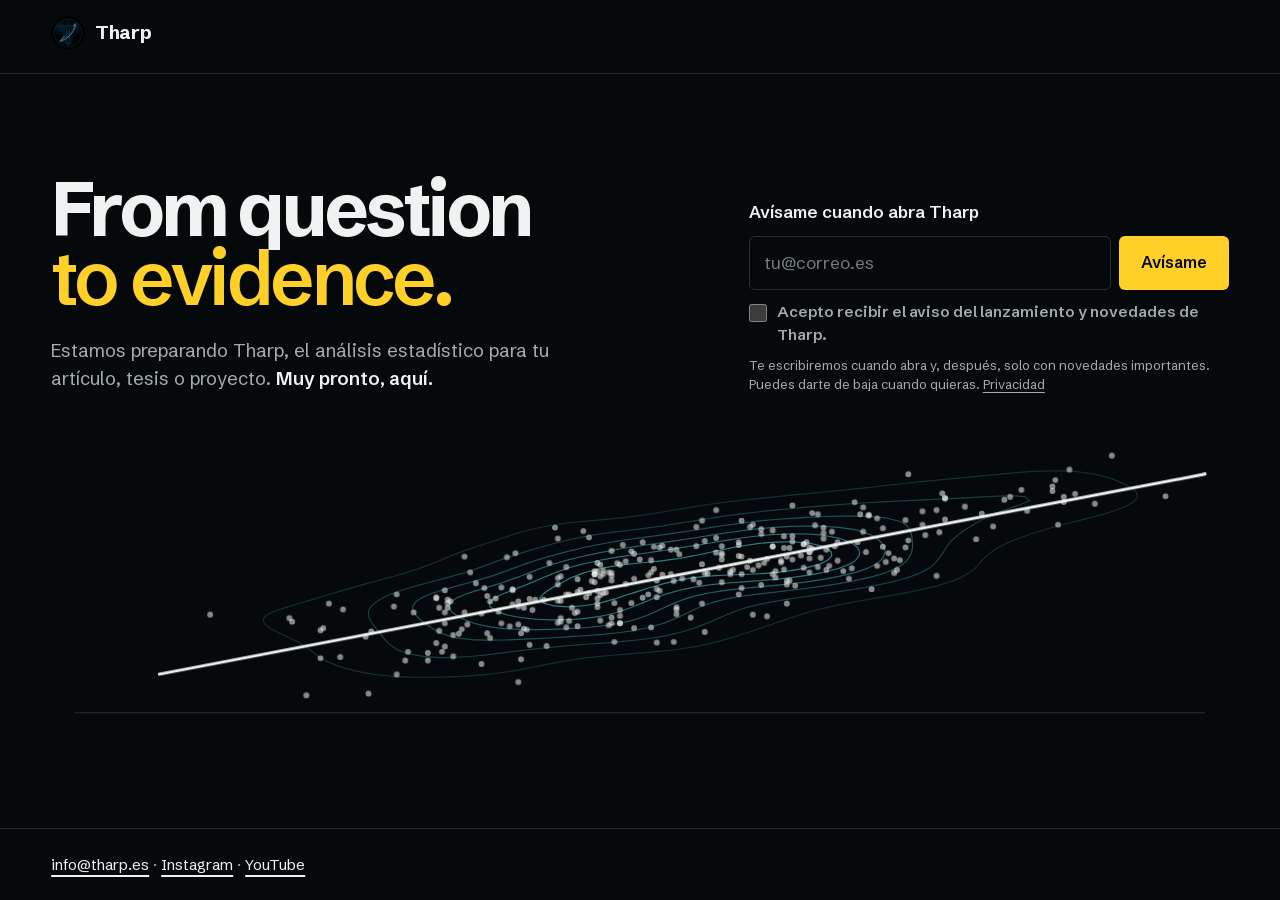
<file: index.html>
<!doctype html>
<html lang="es">
<head>
<meta charset="utf-8">
<meta http-equiv="Content-Security-Policy" content="default-src 'self'; script-src https://cloud.umami.is 'sha256-krbJjGkXrsNiGilqUbIvvsRgzquA2sICvSO72j81Uo0='; connect-src https://cloud.umami.is https://gateway.umami.is https://d797e641.sibforms.com; img-src 'self'; style-src 'unsafe-inline'; font-src 'self'; object-src 'none'; base-uri 'self'; form-action https://d797e641.sibforms.com">
<meta name="viewport" content="width=device-width, initial-scale=1">
<title>Tharp · From question to evidence</title>
<meta name="description" content="Tharp, análisis estadístico para investigación. Muy pronto.">
<meta name="theme-color" content="#05090b">
<link rel="icon" href="/favicon.ico" sizes="48x48"><link rel="icon" href="/img/favicon-192.png" sizes="192x192" type="image/png"><link rel="icon" href="/img/favicon-96.png" sizes="96x96" type="image/png">
<link rel="apple-touch-icon" href="/img/apple-touch-icon.png">
<script defer src="https://cloud.umami.is/script.js" data-website-id="fe52d2ca-82ad-4e9c-b76e-33c334449e4a" data-domains="tharp.es"></script>
<style>
/* Página provisional de tharp.es con el sistema «Sonar» de la nueva Tharp (app/DESIGN.md): negro teñido, texto blanco
   roto, amarillo señal en «to evidence.» y la gráfica de los datos de ejemplo con el barrido de sonda (solo CSS; el único script
   propio es el de la lista de espera, autorizado en la CSP por su hash: si se cambia, hay que rehacer el hash). La gráfica la escribe scripts/proximamente_grafica.py. Ver proximamente/LEEME.md. */
@font-face { font-family: 'Schibsted Grotesk'; font-style: normal; font-weight: 400 800; font-display: swap; src: url(/fonts/SchibstedGrotesk-latin.woff2) format('woff2'); }
:root {
  --fondo: #05090b; --linea: #25302f; --texto: #eef2f1; --suave: #a3adab; --senal: #ffd028; --turquesa: #3fa6b4;
  --eco: cubic-bezier(0.05, 0.7, 0.1, 1);
  --sistema: -apple-system, BlinkMacSystemFont, 'SF Pro Display', 'Segoe UI', 'Schibsted Grotesk', system-ui, sans-serif;
  color-scheme: dark;
}
* { box-sizing: border-box; margin: 0; }
body { min-height: 100vh; min-height: 100dvh; display: flex; flex-direction: column; background: var(--fondo);
  color: var(--texto); font: 400 17px/1.55 var(--sistema); -webkit-font-smoothing: antialiased; }
.contenedor { width: 100%; max-width: 1280px; margin-inline: auto; padding-inline: clamp(16px, 4vw, 56px); }
header { padding-block: 16px; border-bottom: 1px solid var(--linea); }
.marca { display: inline-flex; align-items: center; gap: 10px; font: 700 1.2rem/1 var(--sistema); letter-spacing: -0.02em; }
.marca img { border-radius: 50%; }
main { flex: 1; display: flex; flex-direction: column; justify-content: center; gap: clamp(24px, 5vh, 40px); padding-block: clamp(24px, 5vh, 48px); }
h1 { font-size: clamp(2.9rem, 1.2rem + 4.4vw, 5.4rem); line-height: 0.92; letter-spacing: -0.05em; font-weight: 700; }
h1 span { display: block; color: var(--senal); font-weight: 600; }
.entrada { max-width: 46ch; margin-top: 24px; color: var(--suave); font-size: clamp(1.0625rem, 1rem + 0.2vw, 1.1875rem); }
.entrada b { color: var(--texto); font-weight: 600; }
svg { display: block; width: 100%; height: auto; max-height: 34vh; } /* todo en una pantalla, también en 1280×720 */
@media (max-height: 800px) { svg { max-height: 22vh; } } /* con el botón de la lista de espera */
.ejes line { stroke: var(--linea); }
.curvas line { stroke: var(--turquesa); stroke-width: 1.2; }
.puntos circle { fill: var(--texto); fill-opacity: 0.55; transform-box: fill-box; transform-origin: center;
  animation: eco 0.5s var(--eco) both; animation-delay: calc(var(--x, 0) * 1.1s); }
.recta { stroke: var(--texto); stroke-width: 3; stroke-linecap: round; }
.curvas, .recta { animation: asentar 0.7s var(--eco) 1s both; }
.barrido { fill: var(--senal); animation: barrido 1.1s linear both; }
@keyframes eco { from { opacity: 0; transform: scale(2.4); } to { opacity: 1; transform: none; } }
@keyframes asentar { from { opacity: 0; } }
@keyframes barrido { from { transform: translateX(24px); opacity: 1; } 92% { opacity: 1; } to { transform: translateX(1176px); opacity: 0; } }
@media (prefers-reduced-motion: reduce) {
  *, *::before, *::after { animation: none !important; }
  .barrido { display: none; }
}
footer { padding-block: 24px; border-top: 1px solid var(--linea); color: var(--suave); font-size: 15px; }
footer a { color: var(--texto); text-decoration-thickness: 2px; text-underline-offset: 5px; }
.cabeza { display: grid; gap: 28px; align-items: end; }
@media (min-width: 960px) { .cabeza { grid-template-columns: 1fr minmax(22rem, 30rem); gap: 56px; } }
.aviso { max-width: 34rem; display: grid; gap: 10px; }
.aviso > label { font-weight: 600; }
.fila { display: flex; gap: 8px; flex-wrap: wrap; }
.fila input { flex: 1 1 14rem; min-width: 0; padding: 13px 14px; border: 1px solid var(--linea); border-radius: 6px;
  background: transparent; color: var(--texto); font: inherit; }
.fila input::placeholder { color: var(--suave); opacity: 0.7; }
.fila button { padding: 13px 22px; border: 0; border-radius: 6px; background: var(--senal); color: var(--fondo);
  font: 600 1rem/1.2 var(--sistema); cursor: pointer; }
.fila button:hover { background: #ffe066; }
.acepto { display: flex; gap: 10px; align-items: flex-start; color: var(--suave); font-size: 15px; }
.acepto input { margin-top: 4px; accent-color: var(--senal); width: 18px; height: 18px; flex: none; }
.privacidad { color: var(--suave); font-size: 13px; line-height: 1.45; }
.privacidad a { color: var(--suave); text-decoration-thickness: 1px; text-underline-offset: 3px; }
.estado { color: var(--texto); font-size: 15px; }
.estado:empty { display: none; }
.trampa { position: absolute; left: -10000px; width: 1px; height: 1px; opacity: 0; }
input:focus-visible, button:focus-visible, a:focus-visible { outline: 2px solid var(--senal); outline-offset: 2px; border-radius: 4px; }
</style>
</head>
<body>
<header><div class="contenedor"><span class="marca"><img src="/img/logo-144.png" alt="" width="34" height="34">Tharp</span></div></header>
<main class="contenedor">
  <div class="cabeza">
    <div>
    <h1 lang="en">From question <span>to evidence.</span></h1>
    <p class="entrada">Estamos preparando Tharp, el análisis estadístico para tu artículo, tesis o proyecto. <b>Muy pronto, aquí.</b></p>
    </div>
    <!-- lista de espera: envía a Brevo los mismos campos que su formulario «HTML simple» (doble confirmación; ver
         docs/rgpd/encargados.md). email_address_check es su campo trampa contra bots: debe llegar vacío -->
    <form class="aviso" method="post" action="https://d797e641.sibforms.com/serve/[base64]">
      <label for="correo">Avísame cuando abra Tharp</label>
      <div class="fila"><input id="correo" name="EMAIL" type="email" autocomplete="email" required placeholder="tu@correo.es"><button type="submit">Avísame</button></div>
      <label class="acepto"><input type="checkbox" name="OPT_IN" value="1" required> Acepto recibir el aviso del lanzamiento y novedades de Tharp.</label>
      <p class="privacidad">Te escribiremos cuando abra y, después, solo con novedades importantes. Puedes darte de baja cuando quieras. <a href="/privacidad.html">Privacidad</a></p>
      <p class="estado" role="status" aria-live="polite"></p>
      <input type="text" name="email_address_check" value="" tabindex="-1" autocomplete="off" aria-hidden="true" class="trampa">
      <input type="hidden" name="locale" value="es"><input type="hidden" name="html_type" value="simple">
    </form>
  </div>
  <!-- grafica -->
  <svg viewBox="0 0 1200 300" role="img" aria-label="Ansiedad antes y después de la intervención en los datos de ejemplo de Tharp (324 participantes): cuanto más alta antes, más alta después (r = .79)."><g class="ejes"><line x1="24" x2="1176" y1="284" y2="284"/></g><g class="curvas"><line x1="332.2" y1="245.3" x2="331.3" y2="245.2" stroke-opacity="0.25"/><line x1="348.6" y1="246.9" x2="332.2" y2="245.3" stroke-opacity="0.25"/><line x1="364.7" y1="247.7" x2="348.6" y2="246.9" stroke-opacity="0.25"/><line x1="380.8" y1="247.9" x2="364.7" y2="247.7" stroke-opacity="0.25"/><line x1="397.2" y1="247.7" x2="380.8" y2="247.9" stroke-opacity="0.25"/><line x1="413.4" y1="247.2" x2="397.2" y2="247.7" stroke-opacity="0.25"/><line x1="429.5" y1="246.2" x2="413.4" y2="247.2" stroke-opacity="0.25"/><line x1="441.3" y1="245.2" x2="429.5" y2="246.2" stroke-opacity="0.25"/><line x1="316.0" y1="242.7" x2="308.0" y2="240.8" stroke-opacity="0.25"/><line x1="331.3" y1="245.2" x2="316.0" y2="242.7" stroke-opacity="0.25"/><line x1="441.3" y1="245.2" x2="445.9" y2="244.8" stroke-opacity="0.25"/><line x1="462.0" y1="242.8" x2="445.9" y2="244.8" stroke-opacity="0.25"/><line x1="474.4" y1="240.8" x2="462.0" y2="242.8" stroke-opacity="0.25"/><line x1="299.9" y1="238.7" x2="293.0" y2="236.5" stroke-opacity="0.25"/><line x1="308.0" y1="240.8" x2="299.9" y2="238.7" stroke-opacity="0.25"/><line x1="474.4" y1="240.8" x2="478.2" y2="240.2" stroke-opacity="0.25"/><line x1="494.6" y1="236.9" x2="478.2" y2="240.2" stroke-opacity="0.25"/><line x1="496.6" y1="236.5" x2="494.6" y2="236.9" stroke-opacity="0.25"/><line x1="283.5" y1="232.7" x2="282.3" y2="232.2" stroke-opacity="0.25"/><line x1="293.0" y1="236.5" x2="283.5" y2="232.7" stroke-opacity="0.25"/><line x1="496.6" y1="236.5" x2="510.7" y2="233.7" stroke-opacity="0.25"/><line x1="518.2" y1="232.2" x2="510.7" y2="233.7" stroke-opacity="0.25"/><line x1="282.3" y1="232.2" x2="274.3" y2="227.9" stroke-opacity="0.25"/><line x1="518.2" y1="232.2" x2="526.8" y2="230.8" stroke-opacity="0.25"/><line x1="543.3" y1="228.4" x2="526.8" y2="230.8" stroke-opacity="0.25"/><line x1="546.7" y1="227.9" x2="543.3" y2="228.4" stroke-opacity="0.25"/><line x1="274.3" y1="227.9" x2="268.5" y2="223.6" stroke-opacity="0.25"/><line x1="546.7" y1="227.9" x2="559.4" y2="226.6" stroke-opacity="0.25"/><line x1="575.5" y1="225.2" x2="559.4" y2="226.6" stroke-opacity="0.25"/><line x1="591.9" y1="223.8" x2="575.5" y2="225.2" stroke-opacity="0.25"/><line x1="595.1" y1="223.6" x2="591.9" y2="223.8" stroke-opacity="0.25"/><line x1="267.4" y1="222.7" x2="262.8" y2="219.3" stroke-opacity="0.25"/><line x1="268.5" y1="223.6" x2="267.4" y2="222.7" stroke-opacity="0.25"/><line x1="595.1" y1="223.6" x2="608.1" y2="222.6" stroke-opacity="0.25"/><line x1="624.5" y1="221.1" x2="608.1" y2="222.6" stroke-opacity="0.25"/><line x1="639.7" y1="219.3" x2="624.5" y2="221.1" stroke-opacity="0.25"/><line x1="262.8" y1="219.3" x2="256.7" y2="214.9" stroke-opacity="0.25"/><line x1="639.7" y1="219.3" x2="640.6" y2="219.1" stroke-opacity="0.25"/><line x1="656.7" y1="216.7" x2="640.6" y2="219.1" stroke-opacity="0.25"/><line x1="665.4" y1="214.9" x2="656.7" y2="216.7" stroke-opacity="0.25"/><line x1="251.2" y1="211.7" x2="249.2" y2="210.6" stroke-opacity="0.25"/><line x1="256.7" y1="214.9" x2="251.2" y2="211.7" stroke-opacity="0.25"/><line x1="665.4" y1="214.9" x2="673.2" y2="213.2" stroke-opacity="0.25"/><line x1="682.9" y1="210.6" x2="673.2" y2="213.2" stroke-opacity="0.25"/><line x1="249.2" y1="210.6" x2="240.0" y2="206.3" stroke-opacity="0.25"/><line x1="682.9" y1="210.6" x2="689.3" y2="208.8" stroke-opacity="0.25"/><line x1="697.6" y1="206.3" x2="689.3" y2="208.8" stroke-opacity="0.25"/><line x1="234.8" y1="203.8" x2="230.8" y2="202.0" stroke-opacity="0.25"/><line x1="240.0" y1="206.3" x2="234.8" y2="203.8" stroke-opacity="0.25"/><line x1="697.6" y1="206.3" x2="705.4" y2="203.6" stroke-opacity="0.25"/><line x1="710.9" y1="202.0" x2="705.4" y2="203.6" stroke-opacity="0.25"/><line x1="230.8" y1="202.0" x2="222.7" y2="197.7" stroke-opacity="0.25"/><line x1="710.9" y1="202.0" x2="721.8" y2="198.2" stroke-opacity="0.25"/><line x1="723.6" y1="197.7" x2="721.8" y2="198.2" stroke-opacity="0.25"/><line x1="218.7" y1="194.2" x2="217.5" y2="193.4" stroke-opacity="0.25"/><line x1="222.7" y1="197.7" x2="218.7" y2="194.2" stroke-opacity="0.25"/><line x1="723.6" y1="197.7" x2="736.2" y2="193.4" stroke-opacity="0.25"/><line x1="217.5" y1="193.4" x2="216.1" y2="189.0" stroke-opacity="0.25"/><line x1="736.2" y1="193.4" x2="738.0" y2="192.7" stroke-opacity="0.25"/><line x1="748.9" y1="189.0" x2="738.0" y2="192.7" stroke-opacity="0.25"/><line x1="216.1" y1="189.0" x2="218.7" y2="185.9" stroke-opacity="0.25"/><line x1="219.6" y1="184.7" x2="218.7" y2="185.9" stroke-opacity="0.25"/><line x1="748.9" y1="189.0" x2="754.1" y2="187.3" stroke-opacity="0.25"/><line x1="761.9" y1="184.7" x2="754.1" y2="187.3" stroke-opacity="0.25"/><line x1="219.6" y1="184.7" x2="228.2" y2="180.4" stroke-opacity="0.25"/><line x1="761.9" y1="184.7" x2="770.5" y2="182.1" stroke-opacity="0.25"/><line x1="776.3" y1="180.4" x2="770.5" y2="182.1" stroke-opacity="0.25"/><line x1="228.2" y1="180.4" x2="234.8" y2="178.2" stroke-opacity="0.25"/><line x1="241.2" y1="176.1" x2="234.8" y2="178.2" stroke-opacity="0.25"/><line x1="776.3" y1="180.4" x2="786.6" y2="177.7" stroke-opacity="0.25"/><line x1="793.5" y1="176.1" x2="786.6" y2="177.7" stroke-opacity="0.25"/><line x1="241.2" y1="176.1" x2="251.2" y2="173.2" stroke-opacity="0.25"/><line x1="255.8" y1="171.8" x2="251.2" y2="173.2" stroke-opacity="0.25"/><line x1="793.5" y1="176.1" x2="802.8" y2="174.1" stroke-opacity="0.25"/><line x1="814.6" y1="171.8" x2="802.8" y2="174.1" stroke-opacity="0.25"/><line x1="255.8" y1="171.8" x2="267.4" y2="168.5" stroke-opacity="0.25"/><line x1="270.5" y1="167.5" x2="267.4" y2="168.5" stroke-opacity="0.25"/><line x1="814.6" y1="171.8" x2="819.2" y2="170.9" stroke-opacity="0.25"/><line x1="835.3" y1="168.1" x2="819.2" y2="170.9" stroke-opacity="0.25"/><line x1="838.8" y1="167.5" x2="835.3" y2="168.1" stroke-opacity="0.25"/><line x1="270.5" y1="167.5" x2="283.5" y2="163.6" stroke-opacity="0.25"/><line x1="285.2" y1="163.1" x2="283.5" y2="163.6" stroke-opacity="0.25"/><line x1="838.8" y1="167.5" x2="851.4" y2="165.4" stroke-opacity="0.25"/><line x1="863.8" y1="163.1" x2="851.4" y2="165.4" stroke-opacity="0.25"/><line x1="285.2" y1="163.1" x2="299.6" y2="158.8" stroke-opacity="0.25"/><line x1="863.8" y1="163.1" x2="867.8" y2="162.4" stroke-opacity="0.25"/><line x1="884.0" y1="159.2" x2="867.8" y2="162.4" stroke-opacity="0.25"/><line x1="886.0" y1="158.8" x2="884.0" y2="159.2" stroke-opacity="0.25"/><line x1="299.6" y1="158.8" x2="299.9" y2="158.8" stroke-opacity="0.25"/><line x1="314.6" y1="154.5" x2="299.9" y2="158.8" stroke-opacity="0.25"/><line x1="886.0" y1="158.8" x2="900.1" y2="155.5" stroke-opacity="0.25"/><line x1="904.1" y1="154.5" x2="900.1" y2="155.5" stroke-opacity="0.25"/><line x1="314.6" y1="154.5" x2="316.0" y2="154.0" stroke-opacity="0.25"/><line x1="330.1" y1="150.2" x2="316.0" y2="154.0" stroke-opacity="0.25"/><line x1="904.1" y1="154.5" x2="916.5" y2="150.6" stroke-opacity="0.25"/><line x1="917.7" y1="150.2" x2="916.5" y2="150.6" stroke-opacity="0.25"/><line x1="330.1" y1="150.2" x2="332.2" y2="149.6" stroke-opacity="0.25"/><line x1="346.0" y1="145.8" x2="332.2" y2="149.6" stroke-opacity="0.25"/><line x1="917.7" y1="150.2" x2="928.3" y2="145.8" stroke-opacity="0.25"/><line x1="346.0" y1="145.8" x2="348.6" y2="145.2" stroke-opacity="0.25"/><line x1="361.2" y1="141.5" x2="348.6" y2="145.2" stroke-opacity="0.25"/><line x1="928.3" y1="145.8" x2="932.6" y2="143.2" stroke-opacity="0.25"/><line x1="935.5" y1="141.5" x2="932.6" y2="143.2" stroke-opacity="0.25"/><line x1="361.2" y1="141.5" x2="364.7" y2="140.4" stroke-opacity="0.25"/><line x1="374.8" y1="137.2" x2="364.7" y2="140.4" stroke-opacity="0.25"/><line x1="935.5" y1="141.5" x2="941.3" y2="137.2" stroke-opacity="0.25"/><line x1="374.8" y1="137.2" x2="380.8" y2="134.9" stroke-opacity="0.25"/><line x1="386.3" y1="132.9" x2="380.8" y2="134.9" stroke-opacity="0.25"/><line x1="941.3" y1="137.2" x2="945.3" y2="132.9" stroke-opacity="0.25"/><line x1="386.3" y1="132.9" x2="397.2" y2="128.6" stroke-opacity="0.25"/><line x1="397.2" y1="128.5" x2="397.2" y2="128.6" stroke-opacity="0.25"/><line x1="945.3" y1="132.9" x2="948.8" y2="128.6" stroke-opacity="0.25"/><line x1="948.8" y1="128.5" x2="948.8" y2="128.6" stroke-opacity="0.25"/><line x1="397.2" y1="128.5" x2="407.3" y2="124.2" stroke-opacity="0.25"/><line x1="948.8" y1="128.5" x2="953.7" y2="124.2" stroke-opacity="0.25"/><line x1="407.3" y1="124.2" x2="413.4" y2="121.9" stroke-opacity="0.25"/><line x1="418.6" y1="119.9" x2="413.4" y2="121.9" stroke-opacity="0.25"/><line x1="953.7" y1="124.2" x2="958.8" y2="119.9" stroke-opacity="0.25"/><line x1="418.6" y1="119.9" x2="429.5" y2="116.1" stroke-opacity="0.25"/><line x1="430.9" y1="115.6" x2="429.5" y2="116.1" stroke-opacity="0.25"/><line x1="958.8" y1="119.9" x2="964.9" y2="115.6" stroke-opacity="0.25"/><line x1="430.9" y1="115.6" x2="444.2" y2="111.3" stroke-opacity="0.25"/><line x1="964.9" y1="115.6" x2="965.2" y2="115.6" stroke-opacity="0.25"/><line x1="974.1" y1="111.3" x2="965.2" y2="115.6" stroke-opacity="0.25"/><line x1="444.2" y1="111.3" x2="445.9" y2="110.8" stroke-opacity="0.25"/><line x1="457.4" y1="107.0" x2="445.9" y2="110.8" stroke-opacity="0.25"/><line x1="974.1" y1="111.3" x2="981.3" y2="108.1" stroke-opacity="0.25"/><line x1="984.2" y1="107.0" x2="981.3" y2="108.1" stroke-opacity="0.25"/><line x1="457.4" y1="107.0" x2="462.0" y2="105.4" stroke-opacity="0.25"/><line x1="470.4" y1="102.6" x2="462.0" y2="105.4" stroke-opacity="0.25"/><line x1="984.2" y1="107.0" x2="996.3" y2="102.6" stroke-opacity="0.25"/><line x1="470.4" y1="102.6" x2="478.2" y2="100.2" stroke-opacity="0.25"/><line x1="485.1" y1="98.3" x2="478.2" y2="100.2" stroke-opacity="0.25"/><line x1="996.3" y1="102.6" x2="997.4" y2="102.2" stroke-opacity="0.25"/><line x1="1009.8" y1="98.3" x2="997.4" y2="102.2" stroke-opacity="0.25"/><line x1="485.1" y1="98.3" x2="494.6" y2="96.0" stroke-opacity="0.25"/><line x1="504.4" y1="94.0" x2="494.6" y2="96.0" stroke-opacity="0.25"/><line x1="1009.8" y1="98.3" x2="1013.9" y2="97.1" stroke-opacity="0.25"/><line x1="1024.8" y1="94.0" x2="1013.9" y2="97.1" stroke-opacity="0.25"/><line x1="504.4" y1="94.0" x2="510.7" y2="92.9" stroke-opacity="0.25"/><line x1="526.8" y1="90.6" x2="510.7" y2="92.9" stroke-opacity="0.25"/><line x1="536.4" y1="89.7" x2="526.8" y2="90.6" stroke-opacity="0.25"/><line x1="1024.8" y1="94.0" x2="1030.0" y2="92.7" stroke-opacity="0.25"/><line x1="1041.2" y1="89.7" x2="1030.0" y2="92.7" stroke-opacity="0.25"/><line x1="536.4" y1="89.7" x2="543.3" y2="89.0" stroke-opacity="0.25"/><line x1="559.4" y1="87.5" x2="543.3" y2="89.0" stroke-opacity="0.25"/><line x1="575.5" y1="86.0" x2="559.4" y2="87.5" stroke-opacity="0.25"/><line x1="581.9" y1="85.4" x2="575.5" y2="86.0" stroke-opacity="0.25"/><line x1="1041.2" y1="89.7" x2="1046.1" y2="88.5" stroke-opacity="0.25"/><line x1="1058.2" y1="85.4" x2="1046.1" y2="88.5" stroke-opacity="0.25"/><line x1="581.9" y1="85.4" x2="591.9" y2="84.2" stroke-opacity="0.25"/><line x1="608.1" y1="81.9" x2="591.9" y2="84.2" stroke-opacity="0.25"/><line x1="613.5" y1="81.1" x2="608.1" y2="81.9" stroke-opacity="0.25"/><line x1="1058.2" y1="85.4" x2="1062.5" y2="84.3" stroke-opacity="0.25"/><line x1="1074.3" y1="81.1" x2="1062.5" y2="84.3" stroke-opacity="0.25"/><line x1="613.5" y1="81.1" x2="624.5" y2="79.2" stroke-opacity="0.25"/><line x1="638.6" y1="76.7" x2="624.5" y2="79.2" stroke-opacity="0.25"/><line x1="1074.3" y1="81.1" x2="1078.7" y2="79.7" stroke-opacity="0.25"/><line x1="1087.9" y1="76.7" x2="1078.7" y2="79.7" stroke-opacity="0.25"/><line x1="638.6" y1="76.7" x2="640.6" y2="76.5" stroke-opacity="0.25"/><line x1="656.7" y1="73.7" x2="640.6" y2="76.5" stroke-opacity="0.25"/><line x1="665.7" y1="72.4" x2="656.7" y2="73.7" stroke-opacity="0.25"/><line x1="1087.9" y1="76.7" x2="1094.8" y2="73.8" stroke-opacity="0.25"/><line x1="1098.2" y1="72.4" x2="1094.8" y2="73.8" stroke-opacity="0.25"/><line x1="665.7" y1="72.4" x2="673.2" y2="71.3" stroke-opacity="0.25"/><line x1="689.3" y1="69.2" x2="673.2" y2="71.3" stroke-opacity="0.25"/><line x1="699.6" y1="68.1" x2="689.3" y2="69.2" stroke-opacity="0.25"/><line x1="1098.2" y1="72.4" x2="1104.6" y2="68.1" stroke-opacity="0.25"/><line x1="699.6" y1="68.1" x2="705.4" y2="67.4" stroke-opacity="0.25"/><line x1="721.8" y1="65.6" x2="705.4" y2="67.4" stroke-opacity="0.25"/><line x1="738.0" y1="64.0" x2="721.8" y2="65.6" stroke-opacity="0.25"/><line x1="740.5" y1="63.8" x2="738.0" y2="64.0" stroke-opacity="0.25"/><line x1="1104.6" y1="68.1" x2="1107.2" y2="63.8" stroke-opacity="0.25"/><line x1="740.5" y1="63.8" x2="754.1" y2="62.3" stroke-opacity="0.25"/><line x1="770.5" y1="60.7" x2="754.1" y2="62.3" stroke-opacity="0.25"/><line x1="784.3" y1="59.5" x2="770.5" y2="60.7" stroke-opacity="0.25"/><line x1="1107.2" y1="63.8" x2="1106.0" y2="59.5" stroke-opacity="0.25"/><line x1="784.3" y1="59.5" x2="786.6" y2="59.2" stroke-opacity="0.25"/><line x1="802.8" y1="57.6" x2="786.6" y2="59.2" stroke-opacity="0.25"/><line x1="819.2" y1="56.0" x2="802.8" y2="57.6" stroke-opacity="0.25"/><line x1="827.8" y1="55.2" x2="819.2" y2="56.0" stroke-opacity="0.25"/><line x1="1106.0" y1="59.5" x2="1101.4" y2="55.2" stroke-opacity="0.25"/><line x1="827.8" y1="55.2" x2="835.3" y2="54.3" stroke-opacity="0.25"/><line x1="851.4" y1="52.4" x2="835.3" y2="54.3" stroke-opacity="0.25"/><line x1="866.4" y1="50.8" x2="851.4" y2="52.4" stroke-opacity="0.25"/><line x1="1094.8" y1="51.4" x2="1093.6" y2="50.8" stroke-opacity="0.25"/><line x1="1101.4" y1="55.2" x2="1094.8" y2="51.4" stroke-opacity="0.25"/><line x1="866.4" y1="50.8" x2="867.8" y2="50.7" stroke-opacity="0.25"/><line x1="884.0" y1="48.8" x2="867.8" y2="50.7" stroke-opacity="0.25"/><line x1="900.1" y1="47.2" x2="884.0" y2="48.8" stroke-opacity="0.25"/><line x1="907.9" y1="46.5" x2="900.1" y2="47.2" stroke-opacity="0.25"/><line x1="1093.6" y1="50.8" x2="1083.3" y2="46.5" stroke-opacity="0.25"/><line x1="907.9" y1="46.5" x2="916.5" y2="45.7" stroke-opacity="0.25"/><line x1="932.6" y1="44.2" x2="916.5" y2="45.7" stroke-opacity="0.25"/><line x1="948.8" y1="42.7" x2="932.6" y2="44.2" stroke-opacity="0.25"/><line x1="954.2" y1="42.2" x2="948.8" y2="42.7" stroke-opacity="0.25"/><line x1="1078.7" y1="44.9" x2="1068.6" y2="42.2" stroke-opacity="0.25"/><line x1="1083.3" y1="46.5" x2="1078.7" y2="44.9" stroke-opacity="0.25"/><line x1="954.2" y1="42.2" x2="965.2" y2="41.2" stroke-opacity="0.25"/><line x1="981.3" y1="39.6" x2="965.2" y2="41.2" stroke-opacity="0.25"/><line x1="997.4" y1="38.4" x2="981.3" y2="39.6" stroke-opacity="0.25"/><line x1="1009.5" y1="37.9" x2="997.4" y2="38.4" stroke-opacity="0.25"/><line x1="1046.1" y1="38.5" x2="1036.0" y2="37.9" stroke-opacity="0.25"/><line x1="1062.5" y1="40.7" x2="1046.1" y2="38.5" stroke-opacity="0.25"/><line x1="1068.6" y1="42.2" x2="1062.5" y2="40.7" stroke-opacity="0.25"/><line x1="1009.5" y1="37.9" x2="1013.9" y2="37.7" stroke-opacity="0.25"/><line x1="1030.0" y1="37.5" x2="1013.9" y2="37.7" stroke-opacity="0.25"/><line x1="1036.0" y1="37.9" x2="1030.0" y2="37.5" stroke-opacity="0.25"/><line x1="364.7" y1="224.0" x2="363.0" y2="223.6" stroke-opacity="0.35"/><line x1="380.8" y1="226.8" x2="364.7" y2="224.0" stroke-opacity="0.35"/><line x1="397.2" y1="227.8" x2="380.8" y2="226.8" stroke-opacity="0.35"/><line x1="413.4" y1="227.5" x2="397.2" y2="227.8" stroke-opacity="0.35"/><line x1="429.5" y1="226.5" x2="413.4" y2="227.5" stroke-opacity="0.35"/><line x1="445.9" y1="224.8" x2="429.5" y2="226.5" stroke-opacity="0.35"/><line x1="455.1" y1="223.6" x2="445.9" y2="224.8" stroke-opacity="0.35"/><line x1="363.0" y1="223.6" x2="352.0" y2="219.3" stroke-opacity="0.35"/><line x1="455.1" y1="223.6" x2="462.0" y2="222.8" stroke-opacity="0.35"/><line x1="478.2" y1="220.8" x2="462.0" y2="222.8" stroke-opacity="0.35"/><line x1="490.8" y1="219.3" x2="478.2" y2="220.8" stroke-opacity="0.35"/><line x1="348.6" y1="216.9" x2="345.7" y2="214.9" stroke-opacity="0.35"/><line x1="352.0" y1="219.3" x2="348.6" y2="216.9" stroke-opacity="0.35"/><line x1="490.8" y1="219.3" x2="494.6" y2="218.8" stroke-opacity="0.35"/><line x1="510.7" y1="217.2" x2="494.6" y2="218.8" stroke-opacity="0.35"/><line x1="526.8" y1="215.8" x2="510.7" y2="217.2" stroke-opacity="0.35"/><line x1="537.2" y1="214.9" x2="526.8" y2="215.8" stroke-opacity="0.35"/><line x1="345.7" y1="214.9" x2="341.1" y2="210.6" stroke-opacity="0.35"/><line x1="537.2" y1="214.9" x2="543.3" y2="214.5" stroke-opacity="0.35"/><line x1="559.4" y1="213.3" x2="543.3" y2="214.5" stroke-opacity="0.35"/><line x1="575.5" y1="212.0" x2="559.4" y2="213.3" stroke-opacity="0.35"/><line x1="590.8" y1="210.6" x2="575.5" y2="212.0" stroke-opacity="0.35"/><line x1="341.1" y1="210.6" x2="337.6" y2="206.3" stroke-opacity="0.35"/><line x1="590.8" y1="210.6" x2="591.9" y2="210.5" stroke-opacity="0.35"/><line x1="608.1" y1="208.6" x2="591.9" y2="210.5" stroke-opacity="0.35"/><line x1="622.5" y1="206.3" x2="608.1" y2="208.6" stroke-opacity="0.35"/><line x1="337.6" y1="206.3" x2="334.2" y2="202.0" stroke-opacity="0.35"/><line x1="622.5" y1="206.3" x2="624.5" y2="205.9" stroke-opacity="0.35"/><line x1="640.6" y1="202.3" x2="624.5" y2="205.9" stroke-opacity="0.35"/><line x1="641.8" y1="202.0" x2="640.6" y2="202.3" stroke-opacity="0.35"/><line x1="332.2" y1="199.4" x2="330.7" y2="197.7" stroke-opacity="0.35"/><line x1="334.2" y1="202.0" x2="332.2" y2="199.4" stroke-opacity="0.35"/><line x1="641.8" y1="202.0" x2="655.6" y2="197.7" stroke-opacity="0.35"/><line x1="330.7" y1="197.7" x2="327.6" y2="193.4" stroke-opacity="0.35"/><line x1="655.6" y1="197.7" x2="656.7" y2="197.3" stroke-opacity="0.35"/><line x1="667.4" y1="193.4" x2="656.7" y2="197.3" stroke-opacity="0.35"/><line x1="327.6" y1="193.4" x2="325.0" y2="189.0" stroke-opacity="0.35"/><line x1="667.4" y1="193.4" x2="673.2" y2="190.8" stroke-opacity="0.35"/><line x1="677.5" y1="189.0" x2="673.2" y2="190.8" stroke-opacity="0.35"/><line x1="325.0" y1="189.0" x2="323.5" y2="184.7" stroke-opacity="0.35"/><line x1="677.5" y1="189.0" x2="687.3" y2="184.7" stroke-opacity="0.35"/><line x1="323.5" y1="184.7" x2="323.5" y2="180.4" stroke-opacity="0.35"/><line x1="687.3" y1="184.7" x2="689.3" y2="183.8" stroke-opacity="0.35"/><line x1="697.9" y1="180.4" x2="689.3" y2="183.8" stroke-opacity="0.35"/><line x1="323.5" y1="180.4" x2="325.8" y2="176.1" stroke-opacity="0.35"/><line x1="697.9" y1="180.4" x2="705.4" y2="177.8" stroke-opacity="0.35"/><line x1="711.2" y1="176.1" x2="705.4" y2="177.8" stroke-opacity="0.35"/><line x1="325.8" y1="176.1" x2="330.4" y2="171.8" stroke-opacity="0.35"/><line x1="711.2" y1="176.1" x2="721.8" y2="173.6" stroke-opacity="0.35"/><line x1="730.2" y1="171.8" x2="721.8" y2="173.6" stroke-opacity="0.35"/><line x1="330.4" y1="171.8" x2="332.2" y2="170.6" stroke-opacity="0.35"/><line x1="337.1" y1="167.5" x2="332.2" y2="170.6" stroke-opacity="0.35"/><line x1="730.2" y1="171.8" x2="738.0" y2="170.5" stroke-opacity="0.35"/><line x1="754.1" y1="167.8" x2="738.0" y2="170.5" stroke-opacity="0.35"/><line x1="756.1" y1="167.5" x2="754.1" y2="167.8" stroke-opacity="0.35"/><line x1="337.1" y1="167.5" x2="346.6" y2="163.1" stroke-opacity="0.35"/><line x1="756.1" y1="167.5" x2="770.5" y2="165.5" stroke-opacity="0.35"/><line x1="785.8" y1="163.1" x2="770.5" y2="165.5" stroke-opacity="0.35"/><line x1="346.6" y1="163.1" x2="348.6" y2="162.4" stroke-opacity="0.35"/><line x1="358.7" y1="158.8" x2="348.6" y2="162.4" stroke-opacity="0.35"/><line x1="785.8" y1="163.1" x2="786.6" y2="163.0" stroke-opacity="0.35"/><line x1="802.8" y1="160.7" x2="786.6" y2="163.0" stroke-opacity="0.35"/><line x1="814.0" y1="158.8" x2="802.8" y2="160.7" stroke-opacity="0.35"/><line x1="358.7" y1="158.8" x2="364.7" y2="156.9" stroke-opacity="0.35"/><line x1="373.1" y1="154.5" x2="364.7" y2="156.9" stroke-opacity="0.35"/><line x1="814.0" y1="158.8" x2="819.2" y2="158.0" stroke-opacity="0.35"/><line x1="835.3" y1="155.2" x2="819.2" y2="158.0" stroke-opacity="0.35"/><line x1="838.8" y1="154.5" x2="835.3" y2="155.2" stroke-opacity="0.35"/><line x1="373.1" y1="154.5" x2="380.8" y2="152.3" stroke-opacity="0.35"/><line x1="389.2" y1="150.2" x2="380.8" y2="152.3" stroke-opacity="0.35"/><line x1="838.8" y1="154.5" x2="851.4" y2="151.9" stroke-opacity="0.35"/><line x1="858.9" y1="150.2" x2="851.4" y2="151.9" stroke-opacity="0.35"/><line x1="389.2" y1="150.2" x2="397.2" y2="148.1" stroke-opacity="0.35"/><line x1="405.6" y1="145.8" x2="397.2" y2="148.1" stroke-opacity="0.35"/><line x1="858.9" y1="150.2" x2="867.8" y2="147.8" stroke-opacity="0.35"/><line x1="874.5" y1="145.8" x2="867.8" y2="147.8" stroke-opacity="0.35"/><line x1="405.6" y1="145.8" x2="413.4" y2="143.6" stroke-opacity="0.35"/><line x1="420.6" y1="141.5" x2="413.4" y2="143.6" stroke-opacity="0.35"/><line x1="874.5" y1="145.8" x2="884.0" y2="142.3" stroke-opacity="0.35"/><line x1="885.7" y1="141.5" x2="884.0" y2="142.3" stroke-opacity="0.35"/><line x1="420.6" y1="141.5" x2="429.5" y2="138.6" stroke-opacity="0.35"/><line x1="433.8" y1="137.2" x2="429.5" y2="138.6" stroke-opacity="0.35"/><line x1="885.7" y1="141.5" x2="894.0" y2="137.2" stroke-opacity="0.35"/><line x1="433.8" y1="137.2" x2="445.9" y2="132.9" stroke-opacity="0.35"/><line x1="445.9" y1="132.9" x2="445.9" y2="132.9" stroke-opacity="0.35"/><line x1="894.0" y1="137.2" x2="899.5" y2="132.9" stroke-opacity="0.35"/><line x1="445.9" y1="132.9" x2="457.4" y2="128.5" stroke-opacity="0.35"/><line x1="899.5" y1="132.9" x2="900.1" y2="132.1" stroke-opacity="0.35"/><line x1="903.6" y1="128.5" x2="900.1" y2="132.1" stroke-opacity="0.35"/><line x1="457.4" y1="128.5" x2="462.0" y2="127.0" stroke-opacity="0.35"/><line x1="470.1" y1="124.2" x2="462.0" y2="127.0" stroke-opacity="0.35"/><line x1="903.6" y1="128.5" x2="906.7" y2="124.2" stroke-opacity="0.35"/><line x1="470.1" y1="124.2" x2="478.2" y2="121.6" stroke-opacity="0.35"/><line x1="483.6" y1="119.9" x2="478.2" y2="121.6" stroke-opacity="0.35"/><line x1="906.7" y1="124.2" x2="909.6" y2="119.9" stroke-opacity="0.35"/><line x1="483.6" y1="119.9" x2="494.6" y2="116.7" stroke-opacity="0.35"/><line x1="498.3" y1="115.6" x2="494.6" y2="116.7" stroke-opacity="0.35"/><line x1="909.6" y1="119.9" x2="912.2" y2="115.6" stroke-opacity="0.35"/><line x1="498.3" y1="115.6" x2="510.7" y2="112.1" stroke-opacity="0.35"/><line x1="513.9" y1="111.3" x2="510.7" y2="112.1" stroke-opacity="0.35"/><line x1="912.2" y1="115.6" x2="915.4" y2="111.3" stroke-opacity="0.35"/><line x1="513.9" y1="111.3" x2="526.8" y2="108.0" stroke-opacity="0.35"/><line x1="531.5" y1="107.0" x2="526.8" y2="108.0" stroke-opacity="0.35"/><line x1="915.4" y1="111.3" x2="916.5" y2="110.0" stroke-opacity="0.35"/><line x1="919.4" y1="107.0" x2="916.5" y2="110.0" stroke-opacity="0.35"/><line x1="531.5" y1="107.0" x2="543.3" y2="104.6" stroke-opacity="0.35"/><line x1="554.8" y1="102.6" x2="543.3" y2="104.6" stroke-opacity="0.35"/><line x1="919.4" y1="107.0" x2="924.6" y2="102.6" stroke-opacity="0.35"/><line x1="554.8" y1="102.6" x2="559.4" y2="101.9" stroke-opacity="0.35"/><line x1="575.5" y1="99.7" x2="559.4" y2="101.9" stroke-opacity="0.35"/><line x1="587.6" y1="98.3" x2="575.5" y2="99.7" stroke-opacity="0.35"/><line x1="924.6" y1="102.6" x2="930.3" y2="98.3" stroke-opacity="0.35"/><line x1="587.6" y1="98.3" x2="591.9" y2="97.8" stroke-opacity="0.35"/><line x1="608.1" y1="95.7" x2="591.9" y2="97.8" stroke-opacity="0.35"/><line x1="621.0" y1="94.0" x2="608.1" y2="95.7" stroke-opacity="0.35"/><line x1="930.3" y1="98.3" x2="932.6" y2="96.7" stroke-opacity="0.35"/><line x1="937.2" y1="94.0" x2="932.6" y2="96.7" stroke-opacity="0.35"/><line x1="621.0" y1="94.0" x2="624.5" y2="93.5" stroke-opacity="0.35"/><line x1="640.6" y1="90.9" x2="624.5" y2="93.5" stroke-opacity="0.35"/><line x1="648.4" y1="89.7" x2="640.6" y2="90.9" stroke-opacity="0.35"/><line x1="937.2" y1="94.0" x2="944.7" y2="89.7" stroke-opacity="0.35"/><line x1="648.4" y1="89.7" x2="656.7" y2="88.2" stroke-opacity="0.35"/><line x1="673.2" y1="85.6" x2="656.7" y2="88.2" stroke-opacity="0.35"/><line x1="674.6" y1="85.4" x2="673.2" y2="85.6" stroke-opacity="0.35"/><line x1="944.7" y1="89.7" x2="948.8" y2="87.3" stroke-opacity="0.35"/><line x1="953.1" y1="85.4" x2="948.8" y2="87.3" stroke-opacity="0.35"/><line x1="674.6" y1="85.4" x2="689.3" y2="83.1" stroke-opacity="0.35"/><line x1="705.4" y1="81.1" x2="689.3" y2="83.1" stroke-opacity="0.35"/><line x1="706.0" y1="81.1" x2="705.4" y2="81.1" stroke-opacity="0.35"/><line x1="953.1" y1="85.4" x2="962.6" y2="81.1" stroke-opacity="0.35"/><line x1="706.0" y1="81.1" x2="721.8" y2="79.2" stroke-opacity="0.35"/><line x1="738.0" y1="77.6" x2="721.8" y2="79.2" stroke-opacity="0.35"/><line x1="746.9" y1="76.7" x2="738.0" y2="77.6" stroke-opacity="0.35"/><line x1="962.6" y1="81.1" x2="965.2" y2="79.9" stroke-opacity="0.35"/><line x1="974.1" y1="76.7" x2="965.2" y2="79.9" stroke-opacity="0.35"/><line x1="746.9" y1="76.7" x2="754.1" y2="76.0" stroke-opacity="0.35"/><line x1="770.5" y1="74.5" x2="754.1" y2="76.0" stroke-opacity="0.35"/><line x1="786.6" y1="73.2" x2="770.5" y2="74.5" stroke-opacity="0.35"/><line x1="796.4" y1="72.4" x2="786.6" y2="73.2" stroke-opacity="0.35"/><line x1="974.1" y1="76.7" x2="981.3" y2="74.0" stroke-opacity="0.35"/><line x1="986.8" y1="72.4" x2="981.3" y2="74.0" stroke-opacity="0.35"/><line x1="796.4" y1="72.4" x2="802.8" y2="71.9" stroke-opacity="0.35"/><line x1="819.2" y1="70.8" x2="802.8" y2="71.9" stroke-opacity="0.35"/><line x1="835.3" y1="69.8" x2="819.2" y2="70.8" stroke-opacity="0.35"/><line x1="851.4" y1="68.9" x2="835.3" y2="69.8" stroke-opacity="0.35"/><line x1="867.3" y1="68.1" x2="851.4" y2="68.9" stroke-opacity="0.35"/><line x1="986.8" y1="72.4" x2="997.2" y2="68.1" stroke-opacity="0.35"/><line x1="867.3" y1="68.1" x2="867.8" y2="68.1" stroke-opacity="0.35"/><line x1="884.0" y1="67.3" x2="867.8" y2="68.1" stroke-opacity="0.35"/><line x1="900.1" y1="66.6" x2="884.0" y2="67.3" stroke-opacity="0.35"/><line x1="916.5" y1="65.8" x2="900.1" y2="66.6" stroke-opacity="0.35"/><line x1="932.6" y1="65.0" x2="916.5" y2="65.8" stroke-opacity="0.35"/><line x1="948.8" y1="64.1" x2="932.6" y2="65.0" stroke-opacity="0.35"/><line x1="954.0" y1="63.8" x2="948.8" y2="64.1" stroke-opacity="0.35"/><line x1="997.2" y1="68.1" x2="992.3" y2="63.8" stroke-opacity="0.35"/><line x1="954.0" y1="63.8" x2="965.2" y2="63.3" stroke-opacity="0.35"/><line x1="981.3" y1="63.1" x2="965.2" y2="63.3" stroke-opacity="0.35"/><line x1="992.3" y1="63.8" x2="981.3" y2="63.1" stroke-opacity="0.35"/><line x1="413.4" y1="207.8" x2="407.3" y2="206.3" stroke-opacity="0.45"/><line x1="429.5" y1="209.7" x2="413.4" y2="207.8" stroke-opacity="0.45"/><line x1="445.9" y1="210.1" x2="429.5" y2="209.7" stroke-opacity="0.45"/><line x1="462.0" y1="209.9" x2="445.9" y2="210.1" stroke-opacity="0.45"/><line x1="478.2" y1="209.3" x2="462.0" y2="209.9" stroke-opacity="0.45"/><line x1="494.6" y1="208.5" x2="478.2" y2="209.3" stroke-opacity="0.45"/><line x1="510.7" y1="207.6" x2="494.6" y2="208.5" stroke-opacity="0.45"/><line x1="526.8" y1="206.7" x2="510.7" y2="207.6" stroke-opacity="0.45"/><line x1="532.3" y1="206.3" x2="526.8" y2="206.7" stroke-opacity="0.45"/><line x1="397.2" y1="202.9" x2="395.2" y2="202.0" stroke-opacity="0.45"/><line x1="407.3" y1="206.3" x2="397.2" y2="202.9" stroke-opacity="0.45"/><line x1="532.3" y1="206.3" x2="543.3" y2="205.6" stroke-opacity="0.45"/><line x1="559.4" y1="204.4" x2="543.3" y2="205.6" stroke-opacity="0.45"/><line x1="575.5" y1="202.8" x2="559.4" y2="204.4" stroke-opacity="0.45"/><line x1="581.9" y1="202.0" x2="575.5" y2="202.8" stroke-opacity="0.45"/><line x1="395.2" y1="202.0" x2="387.7" y2="197.7" stroke-opacity="0.45"/><line x1="581.9" y1="202.0" x2="591.9" y2="200.6" stroke-opacity="0.45"/><line x1="606.9" y1="197.7" x2="591.9" y2="200.6" stroke-opacity="0.45"/><line x1="387.7" y1="197.7" x2="381.7" y2="193.4" stroke-opacity="0.45"/><line x1="606.9" y1="197.7" x2="608.1" y2="197.4" stroke-opacity="0.45"/><line x1="622.5" y1="193.4" x2="608.1" y2="197.4" stroke-opacity="0.45"/><line x1="380.8" y1="192.8" x2="376.2" y2="189.0" stroke-opacity="0.45"/><line x1="381.7" y1="193.4" x2="380.8" y2="192.8" stroke-opacity="0.45"/><line x1="622.5" y1="193.4" x2="624.5" y2="192.7" stroke-opacity="0.45"/><line x1="634.0" y1="189.0" x2="624.5" y2="192.7" stroke-opacity="0.45"/><line x1="376.2" y1="189.0" x2="371.9" y2="184.7" stroke-opacity="0.45"/><line x1="634.0" y1="189.0" x2="640.6" y2="186.1" stroke-opacity="0.45"/><line x1="643.5" y1="184.7" x2="640.6" y2="186.1" stroke-opacity="0.45"/><line x1="371.9" y1="184.7" x2="369.0" y2="180.4" stroke-opacity="0.45"/><line x1="643.5" y1="184.7" x2="652.4" y2="180.4" stroke-opacity="0.45"/><line x1="369.0" y1="180.4" x2="368.4" y2="176.1" stroke-opacity="0.45"/><line x1="652.4" y1="180.4" x2="656.7" y2="178.3" stroke-opacity="0.45"/><line x1="661.9" y1="176.1" x2="656.7" y2="178.3" stroke-opacity="0.45"/><line x1="368.4" y1="176.1" x2="371.0" y2="171.8" stroke-opacity="0.45"/><line x1="661.9" y1="176.1" x2="673.2" y2="171.9" stroke-opacity="0.45"/><line x1="673.4" y1="171.8" x2="673.2" y2="171.9" stroke-opacity="0.45"/><line x1="371.0" y1="171.8" x2="376.8" y2="167.5" stroke-opacity="0.45"/><line x1="673.4" y1="171.8" x2="689.3" y2="167.8" stroke-opacity="0.45"/><line x1="691.0" y1="167.5" x2="689.3" y2="167.8" stroke-opacity="0.45"/><line x1="376.8" y1="167.5" x2="380.8" y2="165.6" stroke-opacity="0.45"/><line x1="386.3" y1="163.1" x2="380.8" y2="165.6" stroke-opacity="0.45"/><line x1="691.0" y1="167.5" x2="705.4" y2="165.1" stroke-opacity="0.45"/><line x1="719.8" y1="163.1" x2="705.4" y2="165.1" stroke-opacity="0.45"/><line x1="386.3" y1="163.1" x2="397.2" y2="159.5" stroke-opacity="0.45"/><line x1="399.3" y1="158.8" x2="397.2" y2="159.5" stroke-opacity="0.45"/><line x1="719.8" y1="163.1" x2="721.8" y2="162.9" stroke-opacity="0.45"/><line x1="738.0" y1="161.1" x2="721.8" y2="162.9" stroke-opacity="0.45"/><line x1="754.1" y1="159.2" x2="738.0" y2="161.1" stroke-opacity="0.45"/><line x1="757.2" y1="158.8" x2="754.1" y2="159.2" stroke-opacity="0.45"/><line x1="399.3" y1="158.8" x2="413.4" y2="154.9" stroke-opacity="0.45"/><line x1="414.8" y1="154.5" x2="413.4" y2="154.9" stroke-opacity="0.45"/><line x1="757.2" y1="158.8" x2="770.5" y2="157.2" stroke-opacity="0.45"/><line x1="786.6" y1="155.0" x2="770.5" y2="157.2" stroke-opacity="0.45"/><line x1="789.8" y1="154.5" x2="786.6" y2="155.0" stroke-opacity="0.45"/><line x1="414.8" y1="154.5" x2="429.5" y2="150.5" stroke-opacity="0.45"/><line x1="430.7" y1="150.2" x2="429.5" y2="150.5" stroke-opacity="0.45"/><line x1="789.8" y1="154.5" x2="802.8" y2="152.4" stroke-opacity="0.45"/><line x1="815.4" y1="150.2" x2="802.8" y2="152.4" stroke-opacity="0.45"/><line x1="430.7" y1="150.2" x2="445.6" y2="145.8" stroke-opacity="0.45"/><line x1="815.4" y1="150.2" x2="819.2" y2="149.4" stroke-opacity="0.45"/><line x1="835.0" y1="145.8" x2="819.2" y2="149.4" stroke-opacity="0.45"/><line x1="445.6" y1="145.8" x2="445.9" y2="145.8" stroke-opacity="0.45"/><line x1="458.3" y1="141.5" x2="445.9" y2="145.8" stroke-opacity="0.45"/><line x1="835.0" y1="145.8" x2="835.3" y2="145.8" stroke-opacity="0.45"/><line x1="850.0" y1="141.5" x2="835.3" y2="145.8" stroke-opacity="0.45"/><line x1="458.3" y1="141.5" x2="462.0" y2="140.2" stroke-opacity="0.45"/><line x1="470.1" y1="137.2" x2="462.0" y2="140.2" stroke-opacity="0.45"/><line x1="850.0" y1="141.5" x2="851.4" y2="140.9" stroke-opacity="0.45"/><line x1="860.6" y1="137.2" x2="851.4" y2="140.9" stroke-opacity="0.45"/><line x1="470.1" y1="137.2" x2="478.2" y2="134.2" stroke-opacity="0.45"/><line x1="481.9" y1="132.9" x2="478.2" y2="134.2" stroke-opacity="0.45"/><line x1="860.6" y1="137.2" x2="867.6" y2="132.9" stroke-opacity="0.45"/><line x1="481.9" y1="132.9" x2="494.6" y2="128.7" stroke-opacity="0.45"/><line x1="494.9" y1="128.5" x2="494.6" y2="128.7" stroke-opacity="0.45"/><line x1="867.6" y1="132.9" x2="867.8" y2="132.9" stroke-opacity="0.45"/><line x1="872.4" y1="128.5" x2="867.8" y2="132.9" stroke-opacity="0.45"/><line x1="494.9" y1="128.5" x2="509.3" y2="124.2" stroke-opacity="0.45"/><line x1="872.4" y1="128.5" x2="875.6" y2="124.2" stroke-opacity="0.45"/><line x1="509.3" y1="124.2" x2="510.7" y2="123.9" stroke-opacity="0.45"/><line x1="525.7" y1="119.9" x2="510.7" y2="123.9" stroke-opacity="0.45"/><line x1="875.6" y1="124.2" x2="877.1" y2="119.9" stroke-opacity="0.45"/><line x1="525.7" y1="119.9" x2="526.8" y2="119.6" stroke-opacity="0.45"/><line x1="543.3" y1="115.7" x2="526.8" y2="119.6" stroke-opacity="0.45"/><line x1="543.6" y1="115.6" x2="543.3" y2="115.7" stroke-opacity="0.45"/><line x1="877.1" y1="119.9" x2="877.9" y2="115.6" stroke-opacity="0.45"/><line x1="543.6" y1="115.6" x2="559.4" y2="112.3" stroke-opacity="0.45"/><line x1="565.2" y1="111.3" x2="559.4" y2="112.3" stroke-opacity="0.45"/><line x1="877.9" y1="115.6" x2="877.9" y2="111.3" stroke-opacity="0.45"/><line x1="565.2" y1="111.3" x2="575.5" y2="109.4" stroke-opacity="0.45"/><line x1="591.9" y1="107.0" x2="575.5" y2="109.4" stroke-opacity="0.45"/><line x1="592.2" y1="107.0" x2="591.9" y2="107.0" stroke-opacity="0.45"/><line x1="877.9" y1="111.3" x2="877.6" y2="107.0" stroke-opacity="0.45"/><line x1="592.2" y1="107.0" x2="608.1" y2="104.8" stroke-opacity="0.45"/><line x1="624.2" y1="102.6" x2="608.1" y2="104.8" stroke-opacity="0.45"/><line x1="877.6" y1="107.0" x2="876.8" y2="102.6" stroke-opacity="0.45"/><line x1="624.2" y1="102.6" x2="624.5" y2="102.6" stroke-opacity="0.45"/><line x1="640.6" y1="100.3" x2="624.5" y2="102.6" stroke-opacity="0.45"/><line x1="653.3" y1="98.3" x2="640.6" y2="100.3" stroke-opacity="0.45"/><line x1="876.8" y1="102.6" x2="875.3" y2="98.3" stroke-opacity="0.45"/><line x1="653.3" y1="98.3" x2="656.7" y2="97.8" stroke-opacity="0.45"/><line x1="673.2" y1="95.2" x2="656.7" y2="97.8" stroke-opacity="0.45"/><line x1="680.6" y1="94.0" x2="673.2" y2="95.2" stroke-opacity="0.45"/><line x1="875.3" y1="98.3" x2="872.7" y2="94.0" stroke-opacity="0.45"/><line x1="680.6" y1="94.0" x2="689.3" y2="92.7" stroke-opacity="0.45"/><line x1="705.4" y1="90.5" x2="689.3" y2="92.7" stroke-opacity="0.45"/><line x1="712.6" y1="89.7" x2="705.4" y2="90.5" stroke-opacity="0.45"/><line x1="867.8" y1="90.2" x2="867.0" y2="89.7" stroke-opacity="0.45"/><line x1="872.7" y1="94.0" x2="867.8" y2="90.2" stroke-opacity="0.45"/><line x1="712.6" y1="89.7" x2="721.8" y2="88.6" stroke-opacity="0.45"/><line x1="738.0" y1="87.1" x2="721.8" y2="88.6" stroke-opacity="0.45"/><line x1="754.1" y1="85.9" x2="738.0" y2="87.1" stroke-opacity="0.45"/><line x1="763.0" y1="85.4" x2="754.1" y2="85.9" stroke-opacity="0.45"/><line x1="851.4" y1="85.6" x2="850.0" y2="85.4" stroke-opacity="0.45"/><line x1="867.0" y1="89.7" x2="851.4" y2="85.6" stroke-opacity="0.45"/><line x1="763.0" y1="85.4" x2="770.5" y2="84.9" stroke-opacity="0.45"/><line x1="786.6" y1="84.1" x2="770.5" y2="84.9" stroke-opacity="0.45"/><line x1="802.8" y1="83.7" x2="786.6" y2="84.1" stroke-opacity="0.45"/><line x1="819.2" y1="83.6" x2="802.8" y2="83.7" stroke-opacity="0.45"/><line x1="835.3" y1="84.1" x2="819.2" y2="83.6" stroke-opacity="0.45"/><line x1="850.0" y1="85.4" x2="835.3" y2="84.1" stroke-opacity="0.45"/><line x1="462.0" y1="198.3" x2="456.0" y2="197.7" stroke-opacity="0.55"/><line x1="478.2" y1="199.1" x2="462.0" y2="198.3" stroke-opacity="0.55"/><line x1="494.6" y1="199.3" x2="478.2" y2="199.1" stroke-opacity="0.55"/><line x1="510.7" y1="199.0" x2="494.6" y2="199.3" stroke-opacity="0.55"/><line x1="526.8" y1="198.4" x2="510.7" y2="199.0" stroke-opacity="0.55"/><line x1="540.1" y1="197.7" x2="526.8" y2="198.4" stroke-opacity="0.55"/><line x1="445.9" y1="196.3" x2="432.7" y2="193.4" stroke-opacity="0.55"/><line x1="456.0" y1="197.7" x2="445.9" y2="196.3" stroke-opacity="0.55"/><line x1="540.1" y1="197.7" x2="543.3" y2="197.4" stroke-opacity="0.55"/><line x1="559.4" y1="195.9" x2="543.3" y2="197.4" stroke-opacity="0.55"/><line x1="575.5" y1="193.6" x2="559.4" y2="195.9" stroke-opacity="0.55"/><line x1="577.2" y1="193.4" x2="575.5" y2="193.6" stroke-opacity="0.55"/><line x1="429.5" y1="192.4" x2="421.2" y2="189.0" stroke-opacity="0.55"/><line x1="432.7" y1="193.4" x2="429.5" y2="192.4" stroke-opacity="0.55"/><line x1="577.2" y1="193.4" x2="591.9" y2="190.0" stroke-opacity="0.55"/><line x1="595.4" y1="189.0" x2="591.9" y2="190.0" stroke-opacity="0.55"/><line x1="413.4" y1="185.0" x2="412.8" y2="184.7" stroke-opacity="0.55"/><line x1="421.2" y1="189.0" x2="413.4" y2="185.0" stroke-opacity="0.55"/><line x1="595.4" y1="189.0" x2="607.8" y2="184.7" stroke-opacity="0.55"/><line x1="412.8" y1="184.7" x2="407.6" y2="180.4" stroke-opacity="0.55"/><line x1="607.8" y1="184.7" x2="608.1" y2="184.5" stroke-opacity="0.55"/><line x1="617.6" y1="180.4" x2="608.1" y2="184.5" stroke-opacity="0.55"/><line x1="407.6" y1="180.4" x2="405.6" y2="176.1" stroke-opacity="0.55"/><line x1="617.6" y1="180.4" x2="624.5" y2="177.1" stroke-opacity="0.55"/><line x1="626.5" y1="176.1" x2="624.5" y2="177.1" stroke-opacity="0.55"/><line x1="405.6" y1="176.1" x2="407.0" y2="171.8" stroke-opacity="0.55"/><line x1="626.5" y1="176.1" x2="636.3" y2="171.8" stroke-opacity="0.55"/><line x1="407.0" y1="171.8" x2="412.8" y2="167.5" stroke-opacity="0.55"/><line x1="636.3" y1="171.8" x2="640.6" y2="170.1" stroke-opacity="0.55"/><line x1="648.1" y1="167.5" x2="640.6" y2="170.1" stroke-opacity="0.55"/><line x1="412.8" y1="167.5" x2="413.4" y2="167.2" stroke-opacity="0.55"/><line x1="422.9" y1="163.1" x2="413.4" y2="167.2" stroke-opacity="0.55"/><line x1="648.1" y1="167.5" x2="656.7" y2="165.0" stroke-opacity="0.55"/><line x1="664.5" y1="163.1" x2="656.7" y2="165.0" stroke-opacity="0.55"/><line x1="422.9" y1="163.1" x2="429.5" y2="160.9" stroke-opacity="0.55"/><line x1="435.8" y1="158.8" x2="429.5" y2="160.9" stroke-opacity="0.55"/><line x1="664.5" y1="163.1" x2="673.2" y2="161.5" stroke-opacity="0.55"/><line x1="689.3" y1="159.1" x2="673.2" y2="161.5" stroke-opacity="0.55"/><line x1="691.6" y1="158.8" x2="689.3" y2="159.1" stroke-opacity="0.55"/><line x1="435.8" y1="158.8" x2="445.9" y2="155.9" stroke-opacity="0.55"/><line x1="450.2" y1="154.5" x2="445.9" y2="155.9" stroke-opacity="0.55"/><line x1="691.6" y1="158.8" x2="705.4" y2="157.3" stroke-opacity="0.55"/><line x1="721.8" y1="155.8" x2="705.4" y2="157.3" stroke-opacity="0.55"/><line x1="735.9" y1="154.5" x2="721.8" y2="155.8" stroke-opacity="0.55"/><line x1="450.2" y1="154.5" x2="462.0" y2="150.8" stroke-opacity="0.55"/><line x1="463.8" y1="150.2" x2="462.0" y2="150.8" stroke-opacity="0.55"/><line x1="735.9" y1="154.5" x2="738.0" y2="154.3" stroke-opacity="0.55"/><line x1="754.1" y1="152.6" x2="738.0" y2="154.3" stroke-opacity="0.55"/><line x1="770.5" y1="150.6" x2="754.1" y2="152.6" stroke-opacity="0.55"/><line x1="773.4" y1="150.2" x2="770.5" y2="150.6" stroke-opacity="0.55"/><line x1="463.8" y1="150.2" x2="475.9" y2="145.8" stroke-opacity="0.55"/><line x1="773.4" y1="150.2" x2="786.6" y2="148.2" stroke-opacity="0.55"/><line x1="799.3" y1="145.8" x2="786.6" y2="148.2" stroke-opacity="0.55"/><line x1="475.9" y1="145.8" x2="478.2" y2="145.0" stroke-opacity="0.55"/><line x1="487.1" y1="141.5" x2="478.2" y2="145.0" stroke-opacity="0.55"/><line x1="799.3" y1="145.8" x2="802.8" y2="145.1" stroke-opacity="0.55"/><line x1="818.0" y1="141.5" x2="802.8" y2="145.1" stroke-opacity="0.55"/><line x1="487.1" y1="141.5" x2="494.6" y2="138.7" stroke-opacity="0.55"/><line x1="498.3" y1="137.2" x2="494.6" y2="138.7" stroke-opacity="0.55"/><line x1="818.0" y1="141.5" x2="819.2" y2="141.2" stroke-opacity="0.55"/><line x1="831.3" y1="137.2" x2="819.2" y2="141.2" stroke-opacity="0.55"/><line x1="498.3" y1="137.2" x2="510.7" y2="133.0" stroke-opacity="0.55"/><line x1="511.0" y1="132.9" x2="510.7" y2="133.0" stroke-opacity="0.55"/><line x1="831.3" y1="137.2" x2="835.3" y2="135.3" stroke-opacity="0.55"/><line x1="840.2" y1="132.9" x2="835.3" y2="135.3" stroke-opacity="0.55"/><line x1="511.0" y1="132.9" x2="526.0" y2="128.5" stroke-opacity="0.55"/><line x1="840.2" y1="132.9" x2="845.7" y2="128.5" stroke-opacity="0.55"/><line x1="526.0" y1="128.5" x2="526.8" y2="128.3" stroke-opacity="0.55"/><line x1="543.3" y1="124.3" x2="526.8" y2="128.3" stroke-opacity="0.55"/><line x1="543.8" y1="124.2" x2="543.3" y2="124.3" stroke-opacity="0.55"/><line x1="845.7" y1="128.5" x2="848.8" y2="124.2" stroke-opacity="0.55"/><line x1="543.8" y1="124.2" x2="559.4" y2="120.9" stroke-opacity="0.55"/><line x1="564.9" y1="119.9" x2="559.4" y2="120.9" stroke-opacity="0.55"/><line x1="848.8" y1="124.2" x2="850.0" y2="119.9" stroke-opacity="0.55"/><line x1="564.9" y1="119.9" x2="575.5" y2="117.9" stroke-opacity="0.55"/><line x1="589.6" y1="115.6" x2="575.5" y2="117.9" stroke-opacity="0.55"/><line x1="850.0" y1="119.9" x2="849.1" y2="115.6" stroke-opacity="0.55"/><line x1="589.6" y1="115.6" x2="591.9" y2="115.2" stroke-opacity="0.55"/><line x1="608.1" y1="112.8" x2="591.9" y2="115.2" stroke-opacity="0.55"/><line x1="618.4" y1="111.3" x2="608.1" y2="112.8" stroke-opacity="0.55"/><line x1="849.1" y1="115.6" x2="846.8" y2="111.3" stroke-opacity="0.55"/><line x1="618.4" y1="111.3" x2="624.5" y2="110.5" stroke-opacity="0.55"/><line x1="640.6" y1="108.1" x2="624.5" y2="110.5" stroke-opacity="0.55"/><line x1="648.1" y1="107.0" x2="640.6" y2="108.1" stroke-opacity="0.55"/><line x1="846.8" y1="111.3" x2="842.2" y2="107.0" stroke-opacity="0.55"/><line x1="648.1" y1="107.0" x2="656.7" y2="105.7" stroke-opacity="0.55"/><line x1="673.2" y1="103.1" x2="656.7" y2="105.7" stroke-opacity="0.55"/><line x1="676.0" y1="102.6" x2="673.2" y2="103.1" stroke-opacity="0.55"/><line x1="835.3" y1="102.7" x2="835.0" y2="102.6" stroke-opacity="0.55"/><line x1="842.2" y1="107.0" x2="835.3" y2="102.7" stroke-opacity="0.55"/><line x1="676.0" y1="102.6" x2="689.3" y2="100.6" stroke-opacity="0.55"/><line x1="705.4" y1="98.3" x2="689.3" y2="100.6" stroke-opacity="0.55"/><line x1="835.0" y1="102.6" x2="822.6" y2="98.3" stroke-opacity="0.55"/><line x1="705.4" y1="98.3" x2="705.4" y2="98.3" stroke-opacity="0.55"/><line x1="721.8" y1="96.4" x2="705.4" y2="98.3" stroke-opacity="0.55"/><line x1="738.0" y1="95.1" x2="721.8" y2="96.4" stroke-opacity="0.55"/><line x1="754.1" y1="94.1" x2="738.0" y2="95.1" stroke-opacity="0.55"/><line x1="759.8" y1="94.0" x2="754.1" y2="94.1" stroke-opacity="0.55"/><line x1="802.8" y1="95.1" x2="786.9" y2="94.0" stroke-opacity="0.55"/><line x1="819.2" y1="97.5" x2="802.8" y2="95.1" stroke-opacity="0.55"/><line x1="822.6" y1="98.3" x2="819.2" y2="97.5" stroke-opacity="0.55"/><line x1="759.8" y1="94.0" x2="770.5" y2="93.8" stroke-opacity="0.55"/><line x1="786.6" y1="94.0" x2="770.5" y2="93.8" stroke-opacity="0.55"/><line x1="786.9" y1="94.0" x2="786.6" y2="94.0" stroke-opacity="0.55"/><line x1="510.7" y1="189.4" x2="499.5" y2="189.0" stroke-opacity="0.65"/><line x1="526.8" y1="189.2" x2="510.7" y2="189.4" stroke-opacity="0.65"/><line x1="530.3" y1="189.0" x2="526.8" y2="189.2" stroke-opacity="0.65"/><line x1="478.2" y1="187.0" x2="466.1" y2="184.7" stroke-opacity="0.65"/><line x1="494.6" y1="188.8" x2="478.2" y2="187.0" stroke-opacity="0.65"/><line x1="499.5" y1="189.0" x2="494.6" y2="188.8" stroke-opacity="0.65"/><line x1="530.3" y1="189.0" x2="543.3" y2="188.1" stroke-opacity="0.65"/><line x1="559.4" y1="185.9" x2="543.3" y2="188.1" stroke-opacity="0.65"/><line x1="565.2" y1="184.7" x2="559.4" y2="185.9" stroke-opacity="0.65"/><line x1="462.0" y1="183.6" x2="453.4" y2="180.4" stroke-opacity="0.65"/><line x1="466.1" y1="184.7" x2="462.0" y2="183.6" stroke-opacity="0.65"/><line x1="565.2" y1="184.7" x2="575.5" y2="182.2" stroke-opacity="0.65"/><line x1="581.3" y1="180.4" x2="575.5" y2="182.2" stroke-opacity="0.65"/><line x1="453.4" y1="180.4" x2="447.1" y2="176.1" stroke-opacity="0.65"/><line x1="581.3" y1="180.4" x2="591.9" y2="176.6" stroke-opacity="0.65"/><line x1="593.1" y1="176.1" x2="591.9" y2="176.6" stroke-opacity="0.65"/><line x1="447.1" y1="176.1" x2="446.8" y2="171.8" stroke-opacity="0.65"/><line x1="593.1" y1="176.1" x2="603.5" y2="171.8" stroke-opacity="0.65"/><line x1="446.8" y1="171.8" x2="451.4" y2="167.5" stroke-opacity="0.65"/><line x1="603.5" y1="171.8" x2="608.1" y2="169.9" stroke-opacity="0.65"/><line x1="614.1" y1="167.5" x2="608.1" y2="169.9" stroke-opacity="0.65"/><line x1="451.4" y1="167.5" x2="460.0" y2="163.1" stroke-opacity="0.65"/><line x1="614.1" y1="167.5" x2="624.5" y2="163.8" stroke-opacity="0.65"/><line x1="626.5" y1="163.1" x2="624.5" y2="163.8" stroke-opacity="0.65"/><line x1="460.0" y1="163.1" x2="462.0" y2="162.4" stroke-opacity="0.65"/><line x1="471.0" y1="158.8" x2="462.0" y2="162.4" stroke-opacity="0.65"/><line x1="626.5" y1="163.1" x2="640.6" y2="159.2" stroke-opacity="0.65"/><line x1="642.3" y1="158.8" x2="640.6" y2="159.2" stroke-opacity="0.65"/><line x1="471.0" y1="158.8" x2="478.2" y2="156.0" stroke-opacity="0.65"/><line x1="482.2" y1="154.5" x2="478.2" y2="156.0" stroke-opacity="0.65"/><line x1="642.3" y1="158.8" x2="656.7" y2="155.8" stroke-opacity="0.65"/><line x1="665.7" y1="154.5" x2="656.7" y2="155.8" stroke-opacity="0.65"/><line x1="482.2" y1="154.5" x2="492.6" y2="150.2" stroke-opacity="0.65"/><line x1="665.7" y1="154.5" x2="673.2" y2="153.4" stroke-opacity="0.65"/><line x1="689.3" y1="151.8" x2="673.2" y2="153.4" stroke-opacity="0.65"/><line x1="705.4" y1="150.6" x2="689.3" y2="151.8" stroke-opacity="0.65"/><line x1="711.7" y1="150.2" x2="705.4" y2="150.6" stroke-opacity="0.65"/><line x1="492.6" y1="150.2" x2="494.6" y2="149.4" stroke-opacity="0.65"/><line x1="502.7" y1="145.8" x2="494.6" y2="149.4" stroke-opacity="0.65"/><line x1="711.7" y1="150.2" x2="721.8" y2="149.4" stroke-opacity="0.65"/><line x1="738.0" y1="148.1" x2="721.8" y2="149.4" stroke-opacity="0.65"/><line x1="754.1" y1="146.4" x2="738.0" y2="148.1" stroke-opacity="0.65"/><line x1="758.1" y1="145.8" x2="754.1" y2="146.4" stroke-opacity="0.65"/><line x1="502.7" y1="145.8" x2="510.7" y2="142.5" stroke-opacity="0.65"/><line x1="513.3" y1="141.5" x2="510.7" y2="142.5" stroke-opacity="0.65"/><line x1="758.1" y1="145.8" x2="770.5" y2="144.1" stroke-opacity="0.65"/><line x1="784.9" y1="141.5" x2="770.5" y2="144.1" stroke-opacity="0.65"/><line x1="513.3" y1="141.5" x2="525.1" y2="137.2" stroke-opacity="0.65"/><line x1="784.9" y1="141.5" x2="786.6" y2="141.1" stroke-opacity="0.65"/><line x1="801.9" y1="137.2" x2="786.6" y2="141.1" stroke-opacity="0.65"/><line x1="525.1" y1="137.2" x2="526.8" y2="136.6" stroke-opacity="0.65"/><line x1="540.4" y1="132.9" x2="526.8" y2="136.6" stroke-opacity="0.65"/><line x1="801.9" y1="137.2" x2="802.8" y2="136.9" stroke-opacity="0.65"/><line x1="813.1" y1="132.9" x2="802.8" y2="136.9" stroke-opacity="0.65"/><line x1="540.4" y1="132.9" x2="543.3" y2="132.2" stroke-opacity="0.65"/><line x1="559.4" y1="128.7" x2="543.3" y2="132.2" stroke-opacity="0.65"/><line x1="560.0" y1="128.5" x2="559.4" y2="128.7" stroke-opacity="0.65"/><line x1="813.1" y1="132.9" x2="819.2" y2="129.3" stroke-opacity="0.65"/><line x1="820.0" y1="128.5" x2="819.2" y2="129.3" stroke-opacity="0.65"/><line x1="560.0" y1="128.5" x2="575.5" y2="125.8" stroke-opacity="0.65"/><line x1="585.9" y1="124.2" x2="575.5" y2="125.8" stroke-opacity="0.65"/><line x1="820.0" y1="128.5" x2="823.5" y2="124.2" stroke-opacity="0.65"/><line x1="585.9" y1="124.2" x2="591.9" y2="123.3" stroke-opacity="0.65"/><line x1="608.1" y1="121.0" x2="591.9" y2="123.3" stroke-opacity="0.65"/><line x1="615.6" y1="119.9" x2="608.1" y2="121.0" stroke-opacity="0.65"/><line x1="823.5" y1="124.2" x2="824.1" y2="119.9" stroke-opacity="0.65"/><line x1="615.6" y1="119.9" x2="624.5" y2="118.7" stroke-opacity="0.65"/><line x1="640.6" y1="116.2" x2="624.5" y2="118.7" stroke-opacity="0.65"/><line x1="643.8" y1="115.6" x2="640.6" y2="116.2" stroke-opacity="0.65"/><line x1="824.1" y1="119.9" x2="821.8" y2="115.6" stroke-opacity="0.65"/><line x1="643.8" y1="115.6" x2="656.7" y2="113.6" stroke-opacity="0.65"/><line x1="670.0" y1="111.3" x2="656.7" y2="113.6" stroke-opacity="0.65"/><line x1="819.2" y1="113.3" x2="816.3" y2="111.3" stroke-opacity="0.65"/><line x1="821.8" y1="115.6" x2="819.2" y2="113.3" stroke-opacity="0.65"/><line x1="670.0" y1="111.3" x2="673.2" y2="110.8" stroke-opacity="0.65"/><line x1="689.3" y1="108.1" x2="673.2" y2="110.8" stroke-opacity="0.65"/><line x1="696.8" y1="107.0" x2="689.3" y2="108.1" stroke-opacity="0.65"/><line x1="816.3" y1="111.3" x2="805.6" y2="107.0" stroke-opacity="0.65"/><line x1="696.8" y1="107.0" x2="705.4" y2="105.7" stroke-opacity="0.65"/><line x1="721.8" y1="103.7" x2="705.4" y2="105.7" stroke-opacity="0.65"/><line x1="733.9" y1="102.6" x2="721.8" y2="103.7" stroke-opacity="0.65"/><line x1="786.6" y1="103.2" x2="781.2" y2="102.6" stroke-opacity="0.65"/><line x1="802.8" y1="106.1" x2="786.6" y2="103.2" stroke-opacity="0.65"/><line x1="805.6" y1="107.0" x2="802.8" y2="106.1" stroke-opacity="0.65"/><line x1="733.9" y1="102.6" x2="738.0" y2="102.4" stroke-opacity="0.65"/><line x1="754.1" y1="101.7" x2="738.0" y2="102.4" stroke-opacity="0.65"/><line x1="770.5" y1="101.9" x2="754.1" y2="101.7" stroke-opacity="0.65"/><line x1="781.2" y1="102.6" x2="770.5" y2="101.9" stroke-opacity="0.65"/><line x1="526.8" y1="176.1" x2="526.0" y2="176.1" stroke-opacity="0.75"/><line x1="528.0" y1="176.1" x2="526.8" y2="176.1" stroke-opacity="0.75"/><line x1="510.7" y1="174.8" x2="500.6" y2="171.8" stroke-opacity="0.75"/><line x1="526.0" y1="176.1" x2="510.7" y2="174.8" stroke-opacity="0.75"/><line x1="528.0" y1="176.1" x2="543.3" y2="175.0" stroke-opacity="0.75"/><line x1="559.4" y1="172.2" x2="543.3" y2="175.0" stroke-opacity="0.75"/><line x1="560.8" y1="171.8" x2="559.4" y2="172.2" stroke-opacity="0.75"/><line x1="500.6" y1="171.8" x2="497.8" y2="167.5" stroke-opacity="0.75"/><line x1="560.8" y1="171.8" x2="575.5" y2="167.7" stroke-opacity="0.75"/><line x1="576.4" y1="167.5" x2="575.5" y2="167.7" stroke-opacity="0.75"/><line x1="497.8" y1="167.5" x2="501.5" y2="163.1" stroke-opacity="0.75"/><line x1="576.4" y1="167.5" x2="589.3" y2="163.1" stroke-opacity="0.75"/><line x1="501.5" y1="163.1" x2="507.6" y2="158.8" stroke-opacity="0.75"/><line x1="589.3" y1="163.1" x2="591.9" y2="162.4" stroke-opacity="0.75"/><line x1="602.9" y1="158.8" x2="591.9" y2="162.4" stroke-opacity="0.75"/><line x1="507.6" y1="158.8" x2="510.7" y2="156.9" stroke-opacity="0.75"/><line x1="514.8" y1="154.5" x2="510.7" y2="156.9" stroke-opacity="0.75"/><line x1="602.9" y1="158.8" x2="608.1" y2="157.2" stroke-opacity="0.75"/><line x1="617.6" y1="154.5" x2="608.1" y2="157.2" stroke-opacity="0.75"/><line x1="514.8" y1="154.5" x2="522.8" y2="150.2" stroke-opacity="0.75"/><line x1="617.6" y1="154.5" x2="624.5" y2="152.5" stroke-opacity="0.75"/><line x1="634.6" y1="150.2" x2="624.5" y2="152.5" stroke-opacity="0.75"/><line x1="522.8" y1="150.2" x2="526.8" y2="148.0" stroke-opacity="0.75"/><line x1="531.7" y1="145.8" x2="526.8" y2="148.0" stroke-opacity="0.75"/><line x1="634.6" y1="150.2" x2="640.6" y2="148.7" stroke-opacity="0.75"/><line x1="656.7" y1="146.1" x2="640.6" y2="148.7" stroke-opacity="0.75"/><line x1="659.9" y1="145.8" x2="656.7" y2="146.1" stroke-opacity="0.75"/><line x1="531.7" y1="145.8" x2="542.7" y2="141.5" stroke-opacity="0.75"/><line x1="659.9" y1="145.8" x2="673.2" y2="144.5" stroke-opacity="0.75"/><line x1="689.3" y1="143.7" x2="673.2" y2="144.5" stroke-opacity="0.75"/><line x1="705.4" y1="143.2" x2="689.3" y2="143.7" stroke-opacity="0.75"/><line x1="721.8" y1="142.4" x2="705.4" y2="143.2" stroke-opacity="0.75"/><line x1="733.9" y1="141.5" x2="721.8" y2="142.4" stroke-opacity="0.75"/><line x1="542.7" y1="141.5" x2="543.3" y2="141.4" stroke-opacity="0.75"/><line x1="559.1" y1="137.2" x2="543.3" y2="141.4" stroke-opacity="0.75"/><line x1="733.9" y1="141.5" x2="738.0" y2="141.2" stroke-opacity="0.75"/><line x1="754.1" y1="139.2" x2="738.0" y2="141.2" stroke-opacity="0.75"/><line x1="765.9" y1="137.2" x2="754.1" y2="139.2" stroke-opacity="0.75"/><line x1="559.1" y1="137.2" x2="559.4" y2="137.1" stroke-opacity="0.75"/><line x1="575.5" y1="134.3" x2="559.4" y2="137.1" stroke-opacity="0.75"/><line x1="586.8" y1="132.9" x2="575.5" y2="134.3" stroke-opacity="0.75"/><line x1="765.9" y1="137.2" x2="770.5" y2="136.2" stroke-opacity="0.75"/><line x1="782.3" y1="132.9" x2="770.5" y2="136.2" stroke-opacity="0.75"/><line x1="586.8" y1="132.9" x2="591.9" y2="132.2" stroke-opacity="0.75"/><line x1="608.1" y1="130.7" x2="591.9" y2="132.2" stroke-opacity="0.75"/><line x1="624.5" y1="129.0" x2="608.1" y2="130.7" stroke-opacity="0.75"/><line x1="627.1" y1="128.5" x2="624.5" y2="129.0" stroke-opacity="0.75"/><line x1="782.3" y1="132.9" x2="786.6" y2="131.1" stroke-opacity="0.75"/><line x1="791.5" y1="128.5" x2="786.6" y2="131.1" stroke-opacity="0.75"/><line x1="627.1" y1="128.5" x2="640.6" y2="126.9" stroke-opacity="0.75"/><line x1="653.9" y1="124.2" x2="640.6" y2="126.9" stroke-opacity="0.75"/><line x1="791.5" y1="128.5" x2="795.6" y2="124.2" stroke-opacity="0.75"/><line x1="653.9" y1="124.2" x2="656.7" y2="123.8" stroke-opacity="0.75"/><line x1="673.2" y1="120.2" x2="656.7" y2="123.8" stroke-opacity="0.75"/><line x1="674.0" y1="119.9" x2="673.2" y2="120.2" stroke-opacity="0.75"/><line x1="795.6" y1="124.2" x2="795.0" y2="119.9" stroke-opacity="0.75"/><line x1="674.0" y1="119.9" x2="689.3" y2="116.9" stroke-opacity="0.75"/><line x1="695.3" y1="115.6" x2="689.3" y2="116.9" stroke-opacity="0.75"/><line x1="795.0" y1="119.9" x2="789.5" y2="115.6" stroke-opacity="0.75"/><line x1="695.3" y1="115.6" x2="705.4" y2="113.9" stroke-opacity="0.75"/><line x1="721.8" y1="111.5" x2="705.4" y2="113.9" stroke-opacity="0.75"/><line x1="724.1" y1="111.3" x2="721.8" y2="111.5" stroke-opacity="0.75"/><line x1="786.6" y1="114.5" x2="773.4" y2="111.3" stroke-opacity="0.75"/><line x1="789.5" y1="115.6" x2="786.6" y2="114.5" stroke-opacity="0.75"/><line x1="724.1" y1="111.3" x2="738.0" y2="110.2" stroke-opacity="0.75"/><line x1="754.1" y1="109.8" x2="738.0" y2="110.2" stroke-opacity="0.75"/><line x1="770.5" y1="110.8" x2="754.1" y2="109.8" stroke-opacity="0.75"/><line x1="773.4" y1="111.3" x2="770.5" y2="110.8" stroke-opacity="0.75"/></g><g class="puntos"><circle cx="553.9" cy="142.7" r="3" style="--x:0.460"/><circle cx="911.0" cy="87.1" r="3" style="--x:0.770"/><circle cx="824.6" cy="81.8" r="3" style="--x:0.695"/><circle cx="487.7" cy="168.1" r="3" style="--x:0.403"/><circle cx="608.6" cy="163.4" r="3" style="--x:0.508"/><circle cx="556.8" cy="131.4" r="3" style="--x:0.463"/><circle cx="749.8" cy="124.9" r="3" style="--x:0.630"/><circle cx="479.0" cy="203.0" r="3" style="--x:0.395"/><circle cx="723.8" cy="153.9" r="3" style="--x:0.608"/><circle cx="700.8" cy="124.3" r="3" style="--x:0.588"/><circle cx="415.7" cy="203.6" r="3" style="--x:0.340"/><circle cx="1032.0" cy="69.4" r="3" style="--x:0.875"/><circle cx="536.6" cy="148.0" r="3" style="--x:0.445"/><circle cx="571.2" cy="187.0" r="3" style="--x:0.475"/><circle cx="683.5" cy="127.9" r="3" style="--x:0.573"/><circle cx="971.5" cy="67.0" r="3" style="--x:0.823"/><circle cx="481.9" cy="198.3" r="3" style="--x:0.397"/><circle cx="553.9" cy="143.3" r="3" style="--x:0.460"/><circle cx="553.9" cy="139.7" r="3" style="--x:0.460"/><circle cx="769.9" cy="110.2" r="3" style="--x:0.647"/><circle cx="749.8" cy="149.8" r="3" style="--x:0.630"/><circle cx="513.6" cy="95.4" r="3" style="--x:0.425"/><circle cx="579.8" cy="192.9" r="3" style="--x:0.483"/><circle cx="729.6" cy="127.3" r="3" style="--x:0.613"/><circle cx="326.4" cy="201.2" r="3" style="--x:0.263"/><circle cx="559.7" cy="133.2" r="3" style="--x:0.465"/><circle cx="709.4" cy="135.6" r="3" style="--x:0.595"/><circle cx="873.6" cy="41.0" r="3" style="--x:0.738"/><circle cx="579.8" cy="192.9" r="3" style="--x:0.483"/><circle cx="384.0" cy="223.1" r="3" style="--x:0.312"/><circle cx="623.0" cy="143.3" r="3" style="--x:0.520"/><circle cx="677.8" cy="106.0" r="3" style="--x:0.568"/><circle cx="787.2" cy="95.4" r="3" style="--x:0.662"/><circle cx="703.7" cy="124.9" r="3" style="--x:0.590"/><circle cx="767.0" cy="112.5" r="3" style="--x:0.645"/><circle cx="847.7" cy="114.9" r="3" style="--x:0.715"/><circle cx="911.0" cy="65.2" r="3" style="--x:0.770"/><circle cx="669.1" cy="142.1" r="3" style="--x:0.560"/><circle cx="1020.5" cy="58.1" r="3" style="--x:0.865"/><circle cx="245.8" cy="191.2" r="3" style="--x:0.192"/><circle cx="735.4" cy="114.3" r="3" style="--x:0.617"/><circle cx="556.8" cy="172.8" r="3" style="--x:0.463"/><circle cx="735.4" cy="114.9" r="3" style="--x:0.617"/><circle cx="666.2" cy="201.8" r="3" style="--x:0.557"/><circle cx="755.5" cy="72.9" r="3" style="--x:0.635"/><circle cx="948.5" cy="81.2" r="3" style="--x:0.802"/><circle cx="602.9" cy="166.9" r="3" style="--x:0.503"/><circle cx="775.7" cy="80.6" r="3" style="--x:0.653"/><circle cx="579.8" cy="133.2" r="3" style="--x:0.483"/><circle cx="836.2" cy="158.1" r="3" style="--x:0.705"/><circle cx="600.0" cy="127.9" r="3" style="--x:0.500"/><circle cx="723.8" cy="97.1" r="3" style="--x:0.608"/><circle cx="539.5" cy="158.6" r="3" style="--x:0.448"/><circle cx="565.4" cy="161.6" r="3" style="--x:0.470"/><circle cx="591.4" cy="119.6" r="3" style="--x:0.492"/><circle cx="807.4" cy="139.7" r="3" style="--x:0.680"/><circle cx="392.6" cy="167.5" r="3" style="--x:0.320"/><circle cx="536.6" cy="195.9" r="3" style="--x:0.445"/><circle cx="663.4" cy="132.6" r="3" style="--x:0.555"/><circle cx="790.1" cy="138.5" r="3" style="--x:0.665"/><circle cx="470.4" cy="158.1" r="3" style="--x:0.388"/><circle cx="519.4" cy="169.9" r="3" style="--x:0.430"/><circle cx="703.7" cy="88.3" r="3" style="--x:0.590"/><circle cx="1020.5" cy="53.4" r="3" style="--x:0.865"/><circle cx="438.7" cy="234.3" r="3" style="--x:0.360"/><circle cx="404.2" cy="177.0" r="3" style="--x:0.330"/><circle cx="614.4" cy="137.4" r="3" style="--x:0.512"/><circle cx="611.5" cy="197.1" r="3" style="--x:0.510"/><circle cx="712.3" cy="129.1" r="3" style="--x:0.597"/><circle cx="401.3" cy="181.7" r="3" style="--x:0.328"/><circle cx="712.3" cy="94.8" r="3" style="--x:0.597"/><circle cx="663.4" cy="88.3" r="3" style="--x:0.555"/><circle cx="735.4" cy="142.7" r="3" style="--x:0.617"/><circle cx="738.2" cy="139.7" r="3" style="--x:0.620"/><circle cx="715.2" cy="92.4" r="3" style="--x:0.600"/><circle cx="841.9" cy="85.9" r="3" style="--x:0.710"/><circle cx="585.6" cy="152.7" r="3" style="--x:0.488"/><circle cx="536.6" cy="181.1" r="3" style="--x:0.445"/><circle cx="911.0" cy="65.8" r="3" style="--x:0.770"/><circle cx="790.1" cy="117.8" r="3" style="--x:0.665"/><circle cx="401.3" cy="192.9" r="3" style="--x:0.328"/><circle cx="631.7" cy="142.7" r="3" style="--x:0.528"/><circle cx="749.8" cy="172.8" r="3" style="--x:0.630"/><circle cx="516.5" cy="169.9" r="3" style="--x:0.427"/><circle cx="277.4" cy="197.7" r="3" style="--x:0.220"/><circle cx="680.6" cy="136.2" r="3" style="--x:0.570"/><circle cx="960.0" cy="94.2" r="3" style="--x:0.812"/><circle cx="467.5" cy="195.9" r="3" style="--x:0.385"/><circle cx="361.0" cy="230.8" r="3" style="--x:0.292"/><circle cx="490.6" cy="179.3" r="3" style="--x:0.405"/><circle cx="582.7" cy="113.1" r="3" style="--x:0.485"/><circle cx="559.7" cy="190.0" r="3" style="--x:0.465"/><circle cx="594.2" cy="122.0" r="3" style="--x:0.495"/><circle cx="516.5" cy="192.3" r="3" style="--x:0.427"/><circle cx="617.3" cy="166.3" r="3" style="--x:0.515"/><circle cx="637.4" cy="178.7" r="3" style="--x:0.532"/><circle cx="755.5" cy="104.2" r="3" style="--x:0.635"/><circle cx="801.6" cy="129.1" r="3" style="--x:0.675"/><circle cx="657.6" cy="94.8" r="3" style="--x:0.550"/><circle cx="781.4" cy="81.8" r="3" style="--x:0.657"/><circle cx="715.2" cy="184.1" r="3" style="--x:0.600"/><circle cx="746.9" cy="137.9" r="3" style="--x:0.628"/><circle cx="553.9" cy="142.1" r="3" style="--x:0.460"/><circle cx="795.8" cy="99.5" r="3" style="--x:0.670"/><circle cx="556.8" cy="176.4" r="3" style="--x:0.463"/><circle cx="438.7" cy="182.9" r="3" style="--x:0.360"/><circle cx="873.6" cy="108.4" r="3" style="--x:0.738"/><circle cx="398.4" cy="221.9" r="3" style="--x:0.325"/><circle cx="787.2" cy="106.6" r="3" style="--x:0.662"/><circle cx="274.6" cy="200.0" r="3" style="--x:0.217"/><circle cx="781.4" cy="135.6" r="3" style="--x:0.657"/><circle cx="507.8" cy="131.4" r="3" style="--x:0.420"/><circle cx="476.2" cy="252.7" r="3" style="--x:0.392"/><circle cx="568.3" cy="140.9" r="3" style="--x:0.472"/><circle cx="556.8" cy="167.5" r="3" style="--x:0.463"/><circle cx="663.4" cy="172.8" r="3" style="--x:0.555"/><circle cx="297.6" cy="178.7" r="3" style="--x:0.237"/><circle cx="571.2" cy="141.5" r="3" style="--x:0.475"/><circle cx="772.8" cy="140.9" r="3" style="--x:0.650"/><circle cx="865.0" cy="128.5" r="3" style="--x:0.730"/><circle cx="1063.7" cy="71.1" r="3" style="--x:0.903"/><circle cx="594.2" cy="197.7" r="3" style="--x:0.495"/><circle cx="640.3" cy="122.6" r="3" style="--x:0.535"/><circle cx="623.0" cy="113.7" r="3" style="--x:0.520"/><circle cx="352.3" cy="245.0" r="3" style="--x:0.285"/><circle cx="545.3" cy="166.3" r="3" style="--x:0.452"/><circle cx="830.4" cy="120.2" r="3" style="--x:0.700"/><circle cx="562.6" cy="142.7" r="3" style="--x:0.467"/><circle cx="274.6" cy="228.4" r="3" style="--x:0.217"/><circle cx="818.9" cy="69.4" r="3" style="--x:0.690"/><circle cx="617.3" cy="149.2" r="3" style="--x:0.515"/><circle cx="427.2" cy="140.9" r="3" style="--x:0.350"/><circle cx="637.4" cy="176.4" r="3" style="--x:0.532"/><circle cx="905.3" cy="100.1" r="3" style="--x:0.765"/><circle cx="424.3" cy="194.1" r="3" style="--x:0.347"/><circle cx="767.0" cy="111.9" r="3" style="--x:0.645"/><circle cx="654.7" cy="148.0" r="3" style="--x:0.547"/><circle cx="1081.0" cy="22.1" r="3" style="--x:0.917"/><circle cx="1037.8" cy="36.2" r="3" style="--x:0.880"/><circle cx="715.2" cy="138.5" r="3" style="--x:0.600"/><circle cx="643.2" cy="147.4" r="3" style="--x:0.537"/><circle cx="749.8" cy="153.3" r="3" style="--x:0.630"/><circle cx="847.7" cy="96.0" r="3" style="--x:0.715"/><circle cx="637.4" cy="117.8" r="3" style="--x:0.532"/><circle cx="487.7" cy="214.8" r="3" style="--x:0.403"/><circle cx="692.2" cy="142.7" r="3" style="--x:0.580"/><circle cx="516.5" cy="153.3" r="3" style="--x:0.427"/><circle cx="407.0" cy="170.5" r="3" style="--x:0.333"/><circle cx="634.6" cy="211.9" r="3" style="--x:0.530"/><circle cx="821.8" cy="110.2" r="3" style="--x:0.693"/><circle cx="559.7" cy="145.0" r="3" style="--x:0.465"/><circle cx="447.4" cy="170.5" r="3" style="--x:0.367"/><circle cx="574.1" cy="211.9" r="3" style="--x:0.478"/><circle cx="473.3" cy="121.4" r="3" style="--x:0.390"/><circle cx="651.8" cy="187.0" r="3" style="--x:0.545"/><circle cx="447.4" cy="207.7" r="3" style="--x:0.367"/><circle cx="683.5" cy="114.3" r="3" style="--x:0.573"/><circle cx="591.4" cy="172.2" r="3" style="--x:0.492"/><circle cx="1023.4" cy="46.9" r="3" style="--x:0.868"/><circle cx="458.9" cy="156.3" r="3" style="--x:0.378"/><circle cx="902.4" cy="144.5" r="3" style="--x:0.762"/><circle cx="908.2" cy="60.5" r="3" style="--x:0.768"/><circle cx="162.2" cy="184.1" r="3" style="--x:0.120"/><circle cx="870.7" cy="87.7" r="3" style="--x:0.735"/><circle cx="620.2" cy="159.8" r="3" style="--x:0.517"/><circle cx="614.4" cy="114.9" r="3" style="--x:0.512"/><circle cx="729.6" cy="185.8" r="3" style="--x:0.613"/><circle cx="458.9" cy="192.9" r="3" style="--x:0.378"/><circle cx="602.9" cy="110.2" r="3" style="--x:0.503"/><circle cx="456.0" cy="181.1" r="3" style="--x:0.375"/><circle cx="738.2" cy="146.2" r="3" style="--x:0.620"/><circle cx="525.1" cy="135.6" r="3" style="--x:0.435"/><circle cx="418.6" cy="198.9" r="3" style="--x:0.342"/><circle cx="395.5" cy="200.6" r="3" style="--x:0.322"/><circle cx="559.7" cy="164.0" r="3" style="--x:0.465"/><circle cx="525.1" cy="197.1" r="3" style="--x:0.435"/><circle cx="1135.7" cy="63.4" r="3" style="--x:0.965"/><circle cx="421.4" cy="124.9" r="3" style="--x:0.345"/><circle cx="519.4" cy="191.2" r="3" style="--x:0.430"/><circle cx="683.5" cy="151.0" r="3" style="--x:0.573"/><circle cx="551.0" cy="149.8" r="3" style="--x:0.457"/><circle cx="453.1" cy="167.5" r="3" style="--x:0.372"/><circle cx="744.0" cy="130.9" r="3" style="--x:0.625"/><circle cx="392.6" cy="166.3" r="3" style="--x:0.320"/><circle cx="433.0" cy="152.1" r="3" style="--x:0.355"/><circle cx="703.7" cy="156.9" r="3" style="--x:0.590"/><circle cx="746.9" cy="104.2" r="3" style="--x:0.628"/><circle cx="476.2" cy="175.8" r="3" style="--x:0.392"/><circle cx="404.2" cy="168.7" r="3" style="--x:0.330"/><circle cx="594.2" cy="147.4" r="3" style="--x:0.495"/><circle cx="692.2" cy="140.3" r="3" style="--x:0.580"/><circle cx="833.3" cy="83.0" r="3" style="--x:0.703"/><circle cx="631.7" cy="117.8" r="3" style="--x:0.528"/><circle cx="409.9" cy="226.6" r="3" style="--x:0.335"/><circle cx="476.2" cy="170.5" r="3" style="--x:0.392"/><circle cx="677.8" cy="120.8" r="3" style="--x:0.568"/><circle cx="666.2" cy="142.1" r="3" style="--x:0.557"/><circle cx="553.9" cy="151.0" r="3" style="--x:0.460"/><circle cx="369.6" cy="181.7" r="3" style="--x:0.300"/><circle cx="579.8" cy="185.3" r="3" style="--x:0.483"/><circle cx="620.2" cy="115.5" r="3" style="--x:0.517"/><circle cx="283.2" cy="172.8" r="3" style="--x:0.225"/><circle cx="994.6" cy="78.2" r="3" style="--x:0.843"/><circle cx="505.0" cy="216.0" r="3" style="--x:0.417"/><circle cx="723.8" cy="101.9" r="3" style="--x:0.608"/><circle cx="1026.2" cy="92.4" r="3" style="--x:0.870"/><circle cx="888.0" cy="92.4" r="3" style="--x:0.750"/><circle cx="487.7" cy="145.6" r="3" style="--x:0.403"/><circle cx="484.8" cy="199.4" r="3" style="--x:0.400"/><circle cx="294.7" cy="227.2" r="3" style="--x:0.235"/><circle cx="772.8" cy="120.2" r="3" style="--x:0.650"/><circle cx="683.5" cy="123.2" r="3" style="--x:0.573"/><circle cx="850.6" cy="130.3" r="3" style="--x:0.718"/><circle cx="444.5" cy="165.1" r="3" style="--x:0.365"/><circle cx="772.8" cy="126.7" r="3" style="--x:0.650"/><circle cx="548.2" cy="105.4" r="3" style="--x:0.455"/><circle cx="392.6" cy="213.0" r="3" style="--x:0.320"/><circle cx="784.3" cy="126.1" r="3" style="--x:0.660"/><circle cx="744.0" cy="129.1" r="3" style="--x:0.625"/><circle cx="577.0" cy="131.4" r="3" style="--x:0.480"/><circle cx="470.4" cy="173.4" r="3" style="--x:0.388"/><circle cx="637.4" cy="183.5" r="3" style="--x:0.532"/><circle cx="536.6" cy="161.0" r="3" style="--x:0.445"/><circle cx="476.2" cy="194.1" r="3" style="--x:0.392"/><circle cx="352.3" cy="163.4" r="3" style="--x:0.285"/><circle cx="677.8" cy="77.6" r="3" style="--x:0.568"/><circle cx="778.6" cy="93.0" r="3" style="--x:0.655"/><circle cx="548.2" cy="162.2" r="3" style="--x:0.455"/><circle cx="833.3" cy="82.4" r="3" style="--x:0.703"/><circle cx="772.8" cy="120.2" r="3" style="--x:0.650"/><circle cx="888.0" cy="78.8" r="3" style="--x:0.750"/><circle cx="516.5" cy="106.6" r="3" style="--x:0.427"/><circle cx="695.0" cy="138.5" r="3" style="--x:0.583"/><circle cx="556.8" cy="159.8" r="3" style="--x:0.463"/><circle cx="349.4" cy="175.8" r="3" style="--x:0.283"/><circle cx="841.9" cy="134.4" r="3" style="--x:0.710"/><circle cx="775.7" cy="116.7" r="3" style="--x:0.653"/><circle cx="401.3" cy="216.6" r="3" style="--x:0.328"/><circle cx="755.5" cy="127.9" r="3" style="--x:0.635"/><circle cx="528.0" cy="163.4" r="3" style="--x:0.438"/><circle cx="634.6" cy="149.8" r="3" style="--x:0.530"/><circle cx="1043.5" cy="61.1" r="3" style="--x:0.885"/><circle cx="579.8" cy="179.3" r="3" style="--x:0.483"/><circle cx="902.4" cy="77.6" r="3" style="--x:0.762"/><circle cx="859.2" cy="141.5" r="3" style="--x:0.725"/><circle cx="703.7" cy="142.7" r="3" style="--x:0.590"/><circle cx="493.4" cy="168.7" r="3" style="--x:0.408"/><circle cx="700.8" cy="163.4" r="3" style="--x:0.588"/><circle cx="401.3" cy="159.2" r="3" style="--x:0.328"/><circle cx="683.5" cy="121.4" r="3" style="--x:0.573"/><circle cx="853.4" cy="121.4" r="3" style="--x:0.720"/><circle cx="617.3" cy="158.1" r="3" style="--x:0.515"/><circle cx="404.2" cy="172.2" r="3" style="--x:0.330"/><circle cx="320.6" cy="206.5" r="3" style="--x:0.258"/><circle cx="481.9" cy="177.0" r="3" style="--x:0.397"/><circle cx="772.8" cy="115.5" r="3" style="--x:0.650"/><circle cx="862.1" cy="138.5" r="3" style="--x:0.728"/><circle cx="525.1" cy="163.4" r="3" style="--x:0.435"/><circle cx="700.8" cy="110.2" r="3" style="--x:0.588"/><circle cx="657.6" cy="114.3" r="3" style="--x:0.550"/><circle cx="571.2" cy="149.2" r="3" style="--x:0.475"/><circle cx="562.6" cy="139.1" r="3" style="--x:0.467"/><circle cx="470.4" cy="159.2" r="3" style="--x:0.388"/><circle cx="859.2" cy="126.7" r="3" style="--x:0.725"/><circle cx="700.8" cy="113.1" r="3" style="--x:0.588"/><circle cx="827.5" cy="99.5" r="3" style="--x:0.698"/><circle cx="977.3" cy="64.0" r="3" style="--x:0.828"/><circle cx="764.2" cy="123.8" r="3" style="--x:0.642"/><circle cx="611.5" cy="128.5" r="3" style="--x:0.510"/><circle cx="441.6" cy="156.9" r="3" style="--x:0.362"/><circle cx="746.9" cy="116.1" r="3" style="--x:0.628"/><circle cx="568.3" cy="194.7" r="3" style="--x:0.472"/><circle cx="519.4" cy="145.0" r="3" style="--x:0.430"/><circle cx="1032.0" cy="64.0" r="3" style="--x:0.875"/><circle cx="827.5" cy="74.7" r="3" style="--x:0.698"/><circle cx="556.8" cy="140.3" r="3" style="--x:0.463"/><circle cx="464.6" cy="125.5" r="3" style="--x:0.383"/><circle cx="528.0" cy="190.6" r="3" style="--x:0.438"/><circle cx="516.5" cy="146.8" r="3" style="--x:0.427"/><circle cx="735.4" cy="98.3" r="3" style="--x:0.617"/><circle cx="798.7" cy="114.3" r="3" style="--x:0.672"/><circle cx="752.6" cy="149.2" r="3" style="--x:0.633"/><circle cx="571.2" cy="119.0" r="3" style="--x:0.475"/><circle cx="755.5" cy="109.6" r="3" style="--x:0.635"/><circle cx="530.9" cy="177.0" r="3" style="--x:0.440"/><circle cx="816.0" cy="136.8" r="3" style="--x:0.688"/><circle cx="617.3" cy="212.5" r="3" style="--x:0.515"/><circle cx="574.1" cy="172.2" r="3" style="--x:0.478"/><circle cx="395.5" cy="177.0" r="3" style="--x:0.322"/><circle cx="942.7" cy="107.2" r="3" style="--x:0.797"/><circle cx="608.6" cy="143.9" r="3" style="--x:0.508"/><circle cx="242.9" cy="187.6" r="3" style="--x:0.190"/><circle cx="479.0" cy="229.6" r="3" style="--x:0.395"/><circle cx="870.7" cy="115.5" r="3" style="--x:0.735"/><circle cx="542.4" cy="98.9" r="3" style="--x:0.450"/><circle cx="384.0" cy="230.8" r="3" style="--x:0.312"/><circle cx="533.8" cy="182.3" r="3" style="--x:0.443"/><circle cx="787.2" cy="100.7" r="3" style="--x:0.662"/><circle cx="519.4" cy="187.6" r="3" style="--x:0.430"/><circle cx="726.7" cy="131.4" r="3" style="--x:0.610"/><circle cx="931.2" cy="74.1" r="3" style="--x:0.787"/><circle cx="752.6" cy="116.1" r="3" style="--x:0.633"/><circle cx="758.4" cy="154.5" r="3" style="--x:0.637"/><circle cx="409.9" cy="204.8" r="3" style="--x:0.335"/><circle cx="793.0" cy="134.4" r="3" style="--x:0.667"/><circle cx="571.2" cy="192.9" r="3" style="--x:0.475"/><circle cx="813.1" cy="147.4" r="3" style="--x:0.685"/><circle cx="890.9" cy="103.1" r="3" style="--x:0.753"/><circle cx="562.6" cy="162.2" r="3" style="--x:0.467"/><circle cx="767.0" cy="136.2" r="3" style="--x:0.645"/><circle cx="721.0" cy="133.8" r="3" style="--x:0.605"/><circle cx="421.4" cy="181.7" r="3" style="--x:0.345"/><circle cx="585.6" cy="129.7" r="3" style="--x:0.488"/><circle cx="611.5" cy="140.9" r="3" style="--x:0.510"/><circle cx="988.8" cy="56.9" r="3" style="--x:0.838"/><circle cx="571.2" cy="144.5" r="3" style="--x:0.475"/><circle cx="444.5" cy="203.0" r="3" style="--x:0.365"/><circle cx="660.5" cy="151.5" r="3" style="--x:0.552"/><circle cx="666.2" cy="109.0" r="3" style="--x:0.557"/><circle cx="363.8" cy="221.9" r="3" style="--x:0.295"/><circle cx="801.6" cy="110.2" r="3" style="--x:0.675"/><circle cx="502.1" cy="168.7" r="3" style="--x:0.415"/><circle cx="260.2" cy="266.3" r="3" style="--x:0.205"/><circle cx="323.5" cy="264.5" r="3" style="--x:0.260"/></g><line class="recta" x1="110.4" y1="244.7" x2="1176.0" y2="40.8"/><rect class="barrido" x="0" y="12" width="2" height="272" aria-hidden="true"/></svg>
  <!-- /grafica -->
</main>
<script>
// Envía la lista de espera a Brevo sin salir de la página y muestra su respuesta (sin JavaScript, el formulario
// también funciona, pero Brevo responde con una página de texto técnico)
const f = document.querySelector('.aviso'), estado = f.querySelector('.estado'), boton = f.querySelector('button');
f.addEventListener('submit', async e => {
  e.preventDefault();
  boton.disabled = true;
  estado.textContent = 'Enviando…';
  try {
    const r = await (await fetch(f.action, { method: 'POST', body: new FormData(f) })).json();
    if (!r.success) throw new Error(r.message);
    estado.textContent = r.message || 'Te hemos enviado un enlace para confirmar tu dirección.';
    f.reset();
  } catch {
    estado.textContent = 'No se ha podido enviar. Inténtalo de nuevo o escríbenos a info@tharp.es.';
  }
  boton.disabled = false;
});
</script>
<footer><div class="contenedor"><a href="mailto:info@tharp.es">info@tharp.es</a> · <a href="https://www.instagram.com/tharpstats/" rel="noopener">Instagram</a> · <a href="https://www.youtube.com/@tharpstats" rel="noopener">YouTube</a></div></footer>
</body>
</html>
</file>
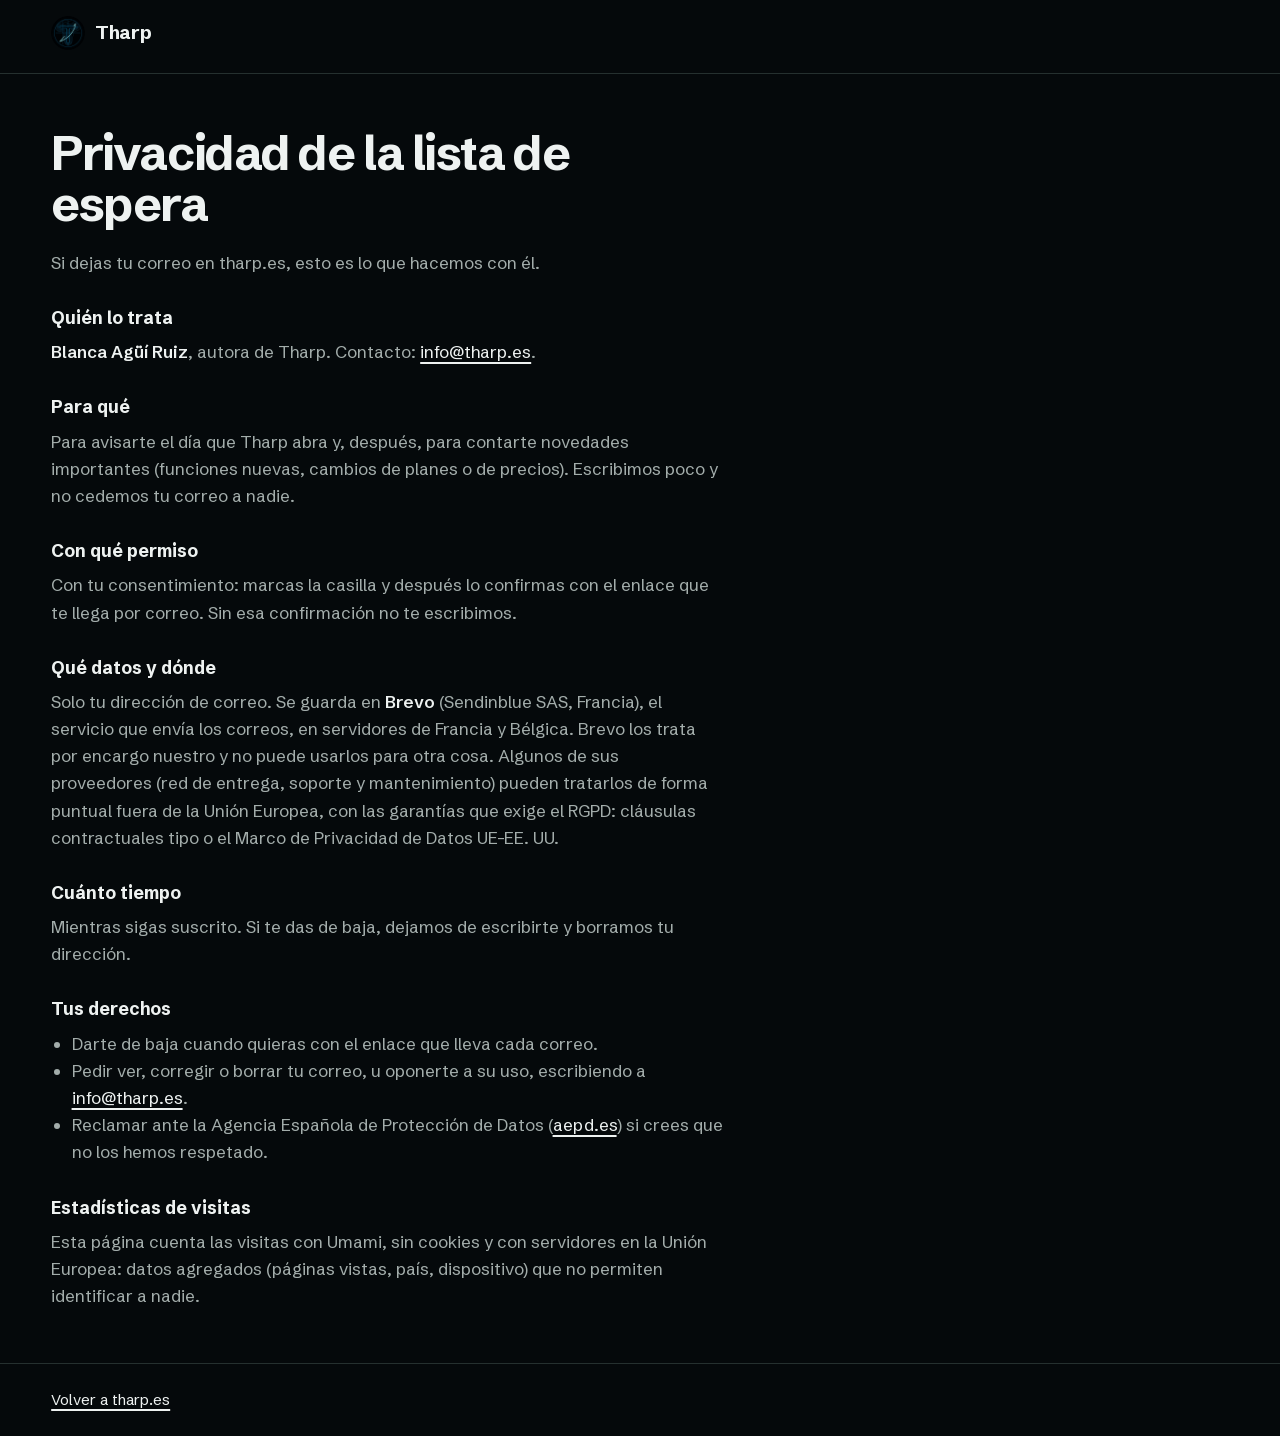
<file: privacidad.html>
<!doctype html>
<html lang="es">
<head>
<meta charset="utf-8">
<meta http-equiv="Content-Security-Policy" content="default-src 'self'; script-src https://cloud.umami.is; connect-src https://cloud.umami.is https://gateway.umami.is; img-src 'self'; style-src 'unsafe-inline'; font-src 'self'; object-src 'none'; base-uri 'self'; form-action 'none'">
<meta name="viewport" content="width=device-width, initial-scale=1">
<title>Privacidad · Tharp</title>
<meta name="description" content="Cómo trata Tharp el correo de la lista de espera.">
<meta name="theme-color" content="#05090b">
<link rel="icon" href="/favicon.ico" sizes="48x48"><link rel="icon" href="/img/favicon-192.png" sizes="192x192" type="image/png">
<script defer src="https://cloud.umami.is/script.js" data-website-id="fe52d2ca-82ad-4e9c-b76e-33c334449e4a" data-domains="tharp.es"></script>
<style>
/* Segunda capa de la información de privacidad de la lista de espera (la primera es la línea junto al formulario de
   index.html). Mismo sistema «Sonar» que index.html. */
@font-face { font-family: 'Schibsted Grotesk'; font-style: normal; font-weight: 400 800; font-display: swap; src: url(/fonts/SchibstedGrotesk-latin.woff2) format('woff2'); }
:root { --fondo: #05090b; --linea: #25302f; --texto: #eef2f1; --suave: #a3adab; --senal: #ffd028;
  --sistema: -apple-system, BlinkMacSystemFont, 'SF Pro Display', 'Segoe UI', 'Schibsted Grotesk', system-ui, sans-serif;
  color-scheme: dark; }
* { box-sizing: border-box; margin: 0; }
body { min-height: 100vh; display: flex; flex-direction: column; background: var(--fondo); color: var(--texto);
  font: 400 17px/1.6 var(--sistema); -webkit-font-smoothing: antialiased; }
.contenedor { width: 100%; max-width: 1280px; margin-inline: auto; padding-inline: clamp(16px, 4vw, 56px); }
header { padding-block: 16px; border-bottom: 1px solid var(--linea); }
.marca { display: inline-flex; align-items: center; gap: 10px; font: 700 1.2rem/1 var(--sistema); letter-spacing: -0.02em; color: var(--texto); text-decoration: none; }
.marca img { border-radius: 50%; }
main { flex: 1; padding-block: clamp(32px, 6vh, 64px); }
article { max-width: 42rem; }
h1 { font-size: clamp(2rem, 1.4rem + 2vw, 3rem); line-height: 1.05; letter-spacing: -0.03em; margin-bottom: 20px; }
h2 { font-size: 1.1rem; margin: 28px 0 6px; }
p, li { color: var(--suave); }
p b, li b { color: var(--texto); font-weight: 600; }
ul { padding-left: 1.2em; }
a { color: var(--texto); text-decoration-thickness: 2px; text-underline-offset: 4px; }
footer { padding-block: 24px; border-top: 1px solid var(--linea); color: var(--suave); font-size: 15px; }
a:focus-visible { outline: 2px solid var(--senal); outline-offset: 2px; border-radius: 4px; }
</style>
</head>
<body>
<header><div class="contenedor"><a class="marca" href="/"><img src="/img/logo-144.png" alt="" width="34" height="34">Tharp</a></div></header>
<main class="contenedor">
<article>
  <h1>Privacidad de la lista de espera</h1>
  <p>Si dejas tu correo en tharp.es, esto es lo que hacemos con él.</p>

  <h2>Quién lo trata</h2>
  <p><b>Blanca Agüí Ruiz</b>, autora de Tharp. Contacto: <a href="mailto:info@tharp.es">info@tharp.es</a>.</p>

  <h2>Para qué</h2>
  <p>Para avisarte el día que Tharp abra y, después, para contarte novedades importantes (funciones nuevas, cambios de planes o de precios). Escribimos poco y no cedemos tu correo a nadie.</p>

  <h2>Con qué permiso</h2>
  <p>Con tu consentimiento: marcas la casilla y después lo confirmas con el enlace que te llega por correo. Sin esa confirmación no te escribimos.</p>

  <h2>Qué datos y dónde</h2>
  <p>Solo tu dirección de correo. Se guarda en <b>Brevo</b> (Sendinblue SAS, Francia), el servicio que envía los correos, en servidores de Francia y Bélgica. Brevo los trata por encargo nuestro y no puede usarlos para otra cosa. Algunos de sus proveedores (red de entrega, soporte y mantenimiento) pueden tratarlos de forma puntual fuera de la Unión Europea, con las garantías que exige el RGPD: cláusulas contractuales tipo o el Marco de Privacidad de Datos UE-EE. UU.</p>

  <h2>Cuánto tiempo</h2>
  <p>Mientras sigas suscrito. Si te das de baja, dejamos de escribirte y borramos tu dirección.</p>

  <h2>Tus derechos</h2>
  <ul>
    <li>Darte de baja cuando quieras con el enlace que lleva cada correo.</li>
    <li>Pedir ver, corregir o borrar tu correo, u oponerte a su uso, escribiendo a <a href="mailto:info@tharp.es">info@tharp.es</a>.</li>
    <li>Reclamar ante la Agencia Española de Protección de Datos (<a href="https://www.aepd.es" rel="noopener">aepd.es</a>) si crees que no los hemos respetado.</li>
  </ul>

  <h2>Estadísticas de visitas</h2>
  <p>Esta página cuenta las visitas con Umami, sin cookies y con servidores en la Unión Europea: datos agregados (páginas vistas, país, dispositivo) que no permiten identificar a nadie.</p>
</article>
</main>
<footer><div class="contenedor"><a href="/">Volver a tharp.es</a></div></footer>
</body>
</html>
</file>
